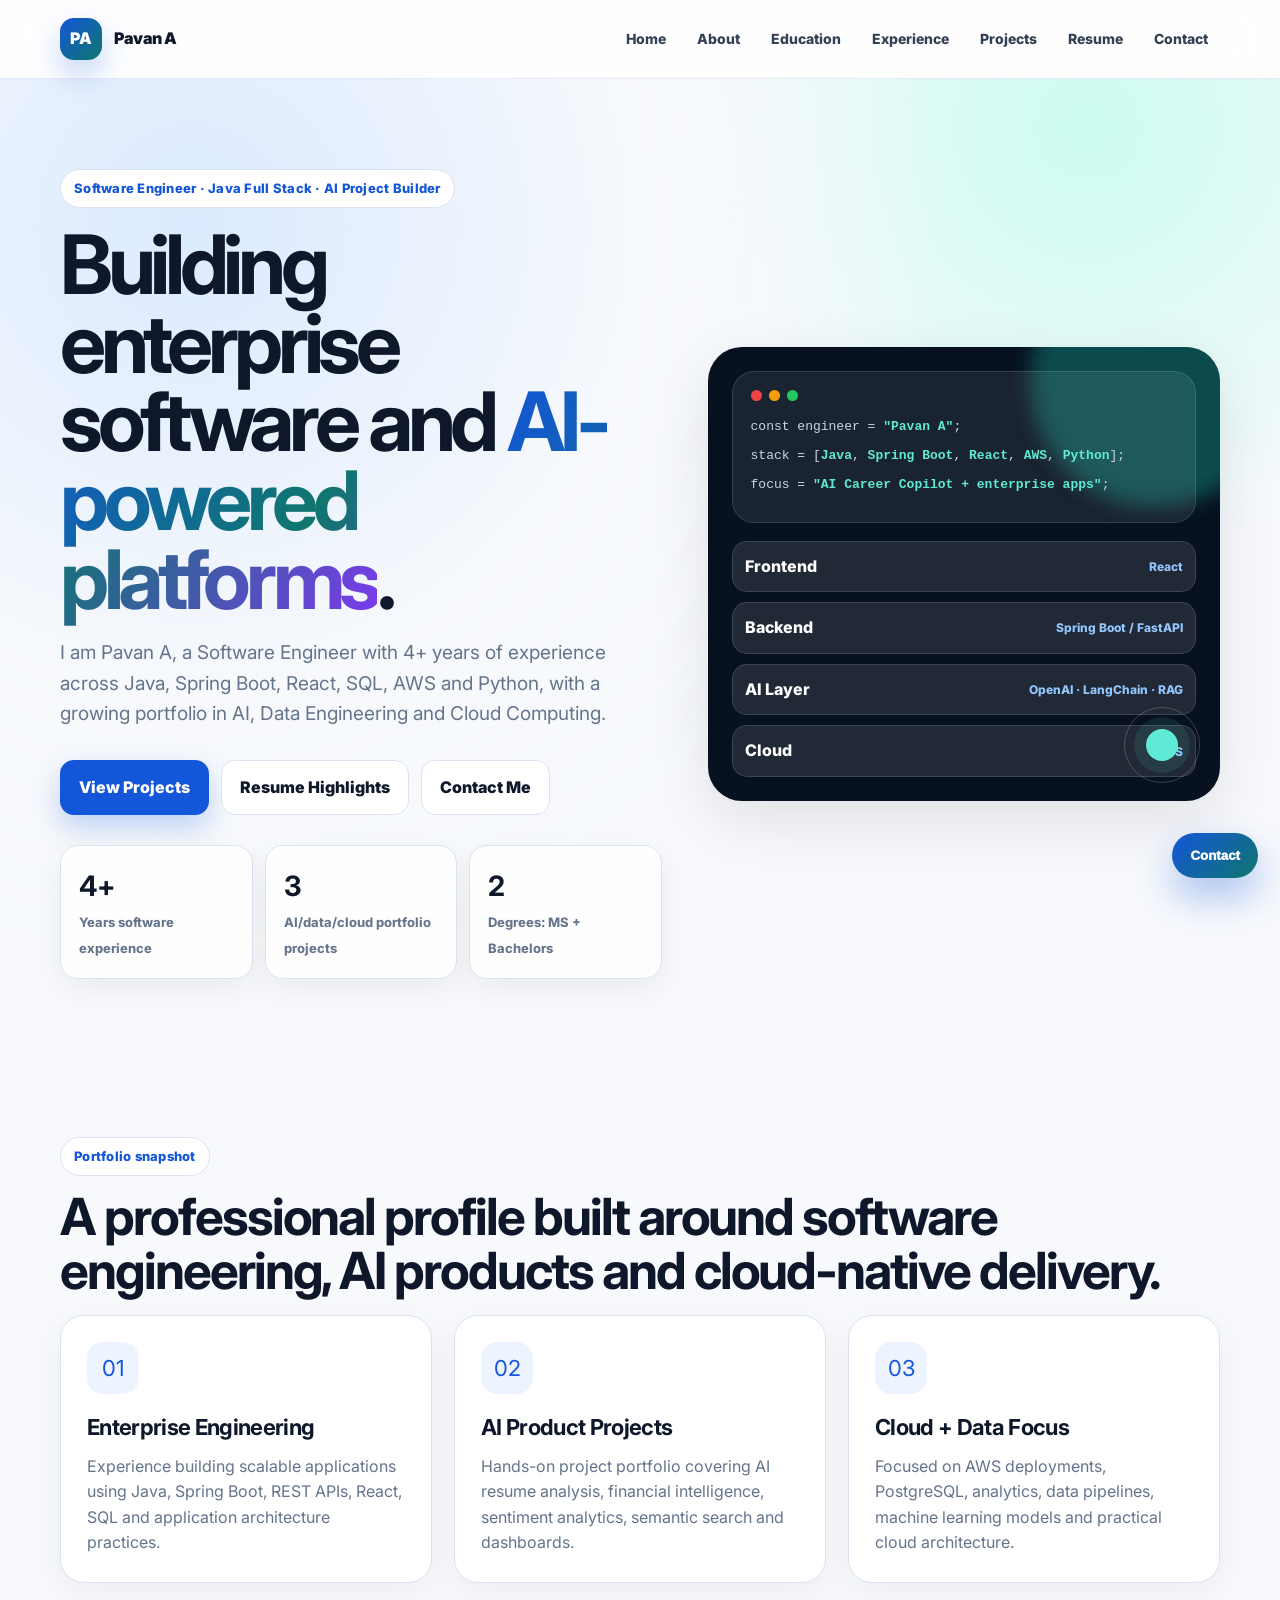
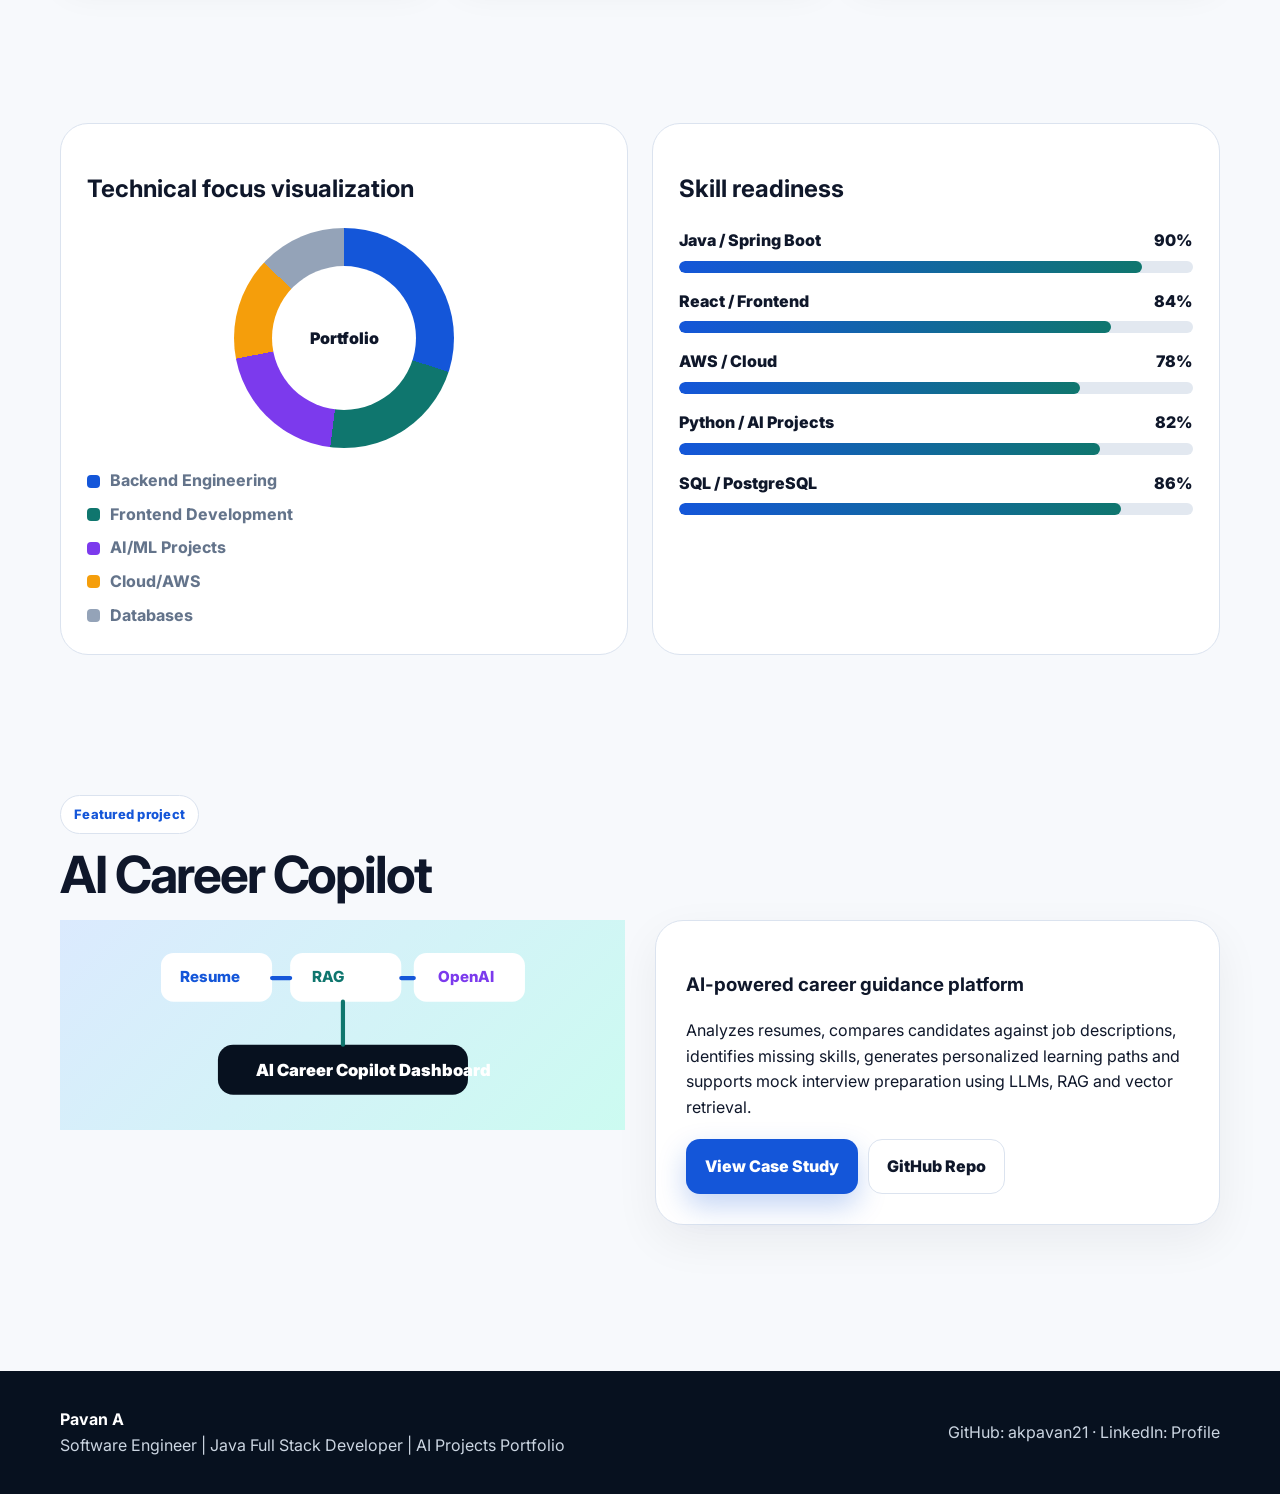
<file: pavan-final-professional-portfolio/index.html>
<!doctype html><html lang="en"><head><meta charset="utf-8"><meta name="viewport" content="width=device-width, initial-scale=1"><title>Home | Pavan A Portfolio</title><meta name="description" content="Professional portfolio for Pavan A, Software Engineer and Java Full Stack Developer with AI, AWS, React and Python projects."><link rel="preconnect" href="https://fonts.googleapis.com"><link rel="preconnect" href="https://fonts.gstatic.com" crossorigin><link href="https://fonts.googleapis.com/css2?family=Inter:wght@400;600;700;800;900&display=swap" rel="stylesheet"><link rel="stylesheet" href="styles.css"></head><body><nav class="nav"><div class="container nav-wrap"><a class="brand" href="index.html"><span class="brand-mark">PA</span><span>Pavan A</span></a><button class="menu">Menu</button><div class="nav-links"><a href="index.html">Home</a><a href="about.html">About</a><a href="education.html">Education</a><a href="experience.html">Experience</a><a href="projects.html">Projects</a><a href="resume.html">Resume</a><a href="contact.html">Contact</a></div></div></nav>
<header class="hero"><div class="container hero-grid"><div><span class="eyebrow">Software Engineer · Java Full Stack · AI Project Builder</span><h1>Building enterprise software and <span>AI-powered platforms</span>.</h1><p>I am Pavan A, a Software Engineer with 4+ years of experience across Java, Spring Boot, React, SQL, AWS and Python, with a growing portfolio in AI, Data Engineering and Cloud Computing.</p><div class="hero-actions"><a class="btn btn-primary" href="projects.html">View Projects</a><a class="btn btn-secondary" href="resume.html">Resume Highlights</a><a class="btn btn-secondary" href="contact.html">Contact Me</a></div><div class="hero-stats"><div class="stat"><strong>4+</strong><span>Years software experience</span></div><div class="stat"><strong>3</strong><span>AI/data/cloud portfolio projects</span></div><div class="stat"><strong>2</strong><span>Degrees: MS + Bachelors</span></div></div></div><div class="visual-card"><div class="terminal"><div class="terminal-head"><span class="dot"></span><span class="dot"></span><span class="dot"></span></div><div class="code-line">const engineer = <b>"Pavan A"</b>;</div><div class="code-line">stack = [<b>Java</b>, <b>Spring Boot</b>, <b>React</b>, <b>AWS</b>, <b>Python</b>];</div><div class="code-line">focus = <b>"AI Career Copilot + enterprise apps"</b>;</div></div><div class="architecture-mini"><div class="mini-node">Frontend <span>React</span></div><div class="mini-node">Backend <span>Spring Boot / FastAPI</span></div><div class="mini-node">AI Layer <span>OpenAI · LangChain · RAG</span></div><div class="mini-node">Cloud <span>AWS</span></div></div><div class="pulse"></div></div></div></header>
<section class="section"><div class="container"><span class="eyebrow">Portfolio snapshot</span><h2 class="section-title">A professional profile built around software engineering, AI products and cloud-native delivery.</h2><div class="card-grid"><div class="card"><div class="icon">01</div><h3>Enterprise Engineering</h3><p>Experience building scalable applications using Java, Spring Boot, REST APIs, React, SQL and application architecture practices.</p></div><div class="card"><div class="icon">02</div><h3>AI Product Projects</h3><p>Hands-on project portfolio covering AI resume analysis, financial intelligence, sentiment analytics, semantic search and dashboards.</p></div><div class="card"><div class="icon">03</div><h3>Cloud + Data Focus</h3><p>Focused on AWS deployments, PostgreSQL, analytics, data pipelines, machine learning models and practical cloud architecture.</p></div></div></div></section>
<section class="section-tight"><div class="container viz-grid"><div class="chart-card"><h2>Technical focus visualization</h2><div class="donut"></div><div class="legend"><div><span class="sw"></span>Backend Engineering</div><div><span class="sw t"></span>Frontend Development</div><div><span class="sw p"></span>AI/ML Projects</div><div><span class="sw a"></span>Cloud/AWS</div><div><span class="sw g"></span>Databases</div></div></div><div class="chart-card"><h2>Skill readiness</h2><div class="skill-bars"><div class="skill-row"><div class="skill-top"><span>Java / Spring Boot</span><span>90%</span></div><div class="bar"><span style="--w:90%"></span></div></div><div class="skill-row"><div class="skill-top"><span>React / Frontend</span><span>84%</span></div><div class="bar"><span style="--w:84%"></span></div></div><div class="skill-row"><div class="skill-top"><span>AWS / Cloud</span><span>78%</span></div><div class="bar"><span style="--w:78%"></span></div></div><div class="skill-row"><div class="skill-top"><span>Python / AI Projects</span><span>82%</span></div><div class="bar"><span style="--w:82%"></span></div></div><div class="skill-row"><div class="skill-top"><span>SQL / PostgreSQL</span><span>86%</span></div><div class="bar"><span style="--w:86%"></span></div></div></div></div></div></section>
<section class="section"><div class="container"><span class="eyebrow">Featured project</span><h2 class="section-title">AI Career Copilot</h2><div class="two-col"><div class="project-visual"><svg viewBox="0 0 560 260" fill="none" xmlns="http://www.w3.org/2000/svg"><rect x="18" y="26" width="160" height="70" rx="18" fill="white"/><text x="46" y="68" fill="#1456d9" font-size="22" font-weight="800">Resume</text><rect x="204" y="26" width="160" height="70" rx="18" fill="white"/><text x="236" y="68" fill="#0f766e" font-size="22" font-weight="800">RAG</text><rect x="382" y="26" width="160" height="70" rx="18" fill="white"/><text x="417" y="68" fill="#7c3aed" font-size="22" font-weight="800">OpenAI</text><path d="M178 62H204M364 62H382" stroke="#1456d9" stroke-width="6" stroke-linecap="round"/><rect x="100" y="158" width="360" height="72" rx="22" fill="#07111f"/><text x="155" y="203" fill="white" font-size="24" font-weight="900">AI Career Copilot Dashboard</text><path d="M280 96V158" stroke="#0f766e" stroke-width="6" stroke-linecap="round"/></svg></div><div class="panel"><h3>AI-powered career guidance platform</h3><p>Analyzes resumes, compares candidates against job descriptions, identifies missing skills, generates personalized learning paths and supports mock interview preparation using LLMs, RAG and vector retrieval.</p><div class="project-links"><a class="btn btn-primary" href="project-ai-career-copilot.html">View Case Study</a><a class="btn btn-secondary" href="https://github.com/akpavan21/ai-career-copilot" target="_blank">GitHub Repo</a></div></div></div></div></section>
<div class="floating"><div class="float-card"><h3>Contact Pavan</h3><p>Software Engineer focused on Java Full Stack, AWS, Python, AI and data-driven platforms.</p><p><b>Email:</b><br>PAkkapelly_GPS@nec.edu</p><a class="btn btn-primary" href="contact.html">Open Contact Page</a></div><button class="float-toggle">Contact</button></div><footer class="footer"><div class="container footer-wrap"><div><b>Pavan A</b><br>Software Engineer | Java Full Stack Developer | AI Projects Portfolio</div><div>GitHub: <a href="https://github.com/akpavan21" target="_blank">akpavan21</a> · LinkedIn: <a href="https://www.linkedin.com/in/pavan-a-5693b21a5" target="_blank">Profile</a></div></div></footer><script src="script.js"></script></body></html>
</file>
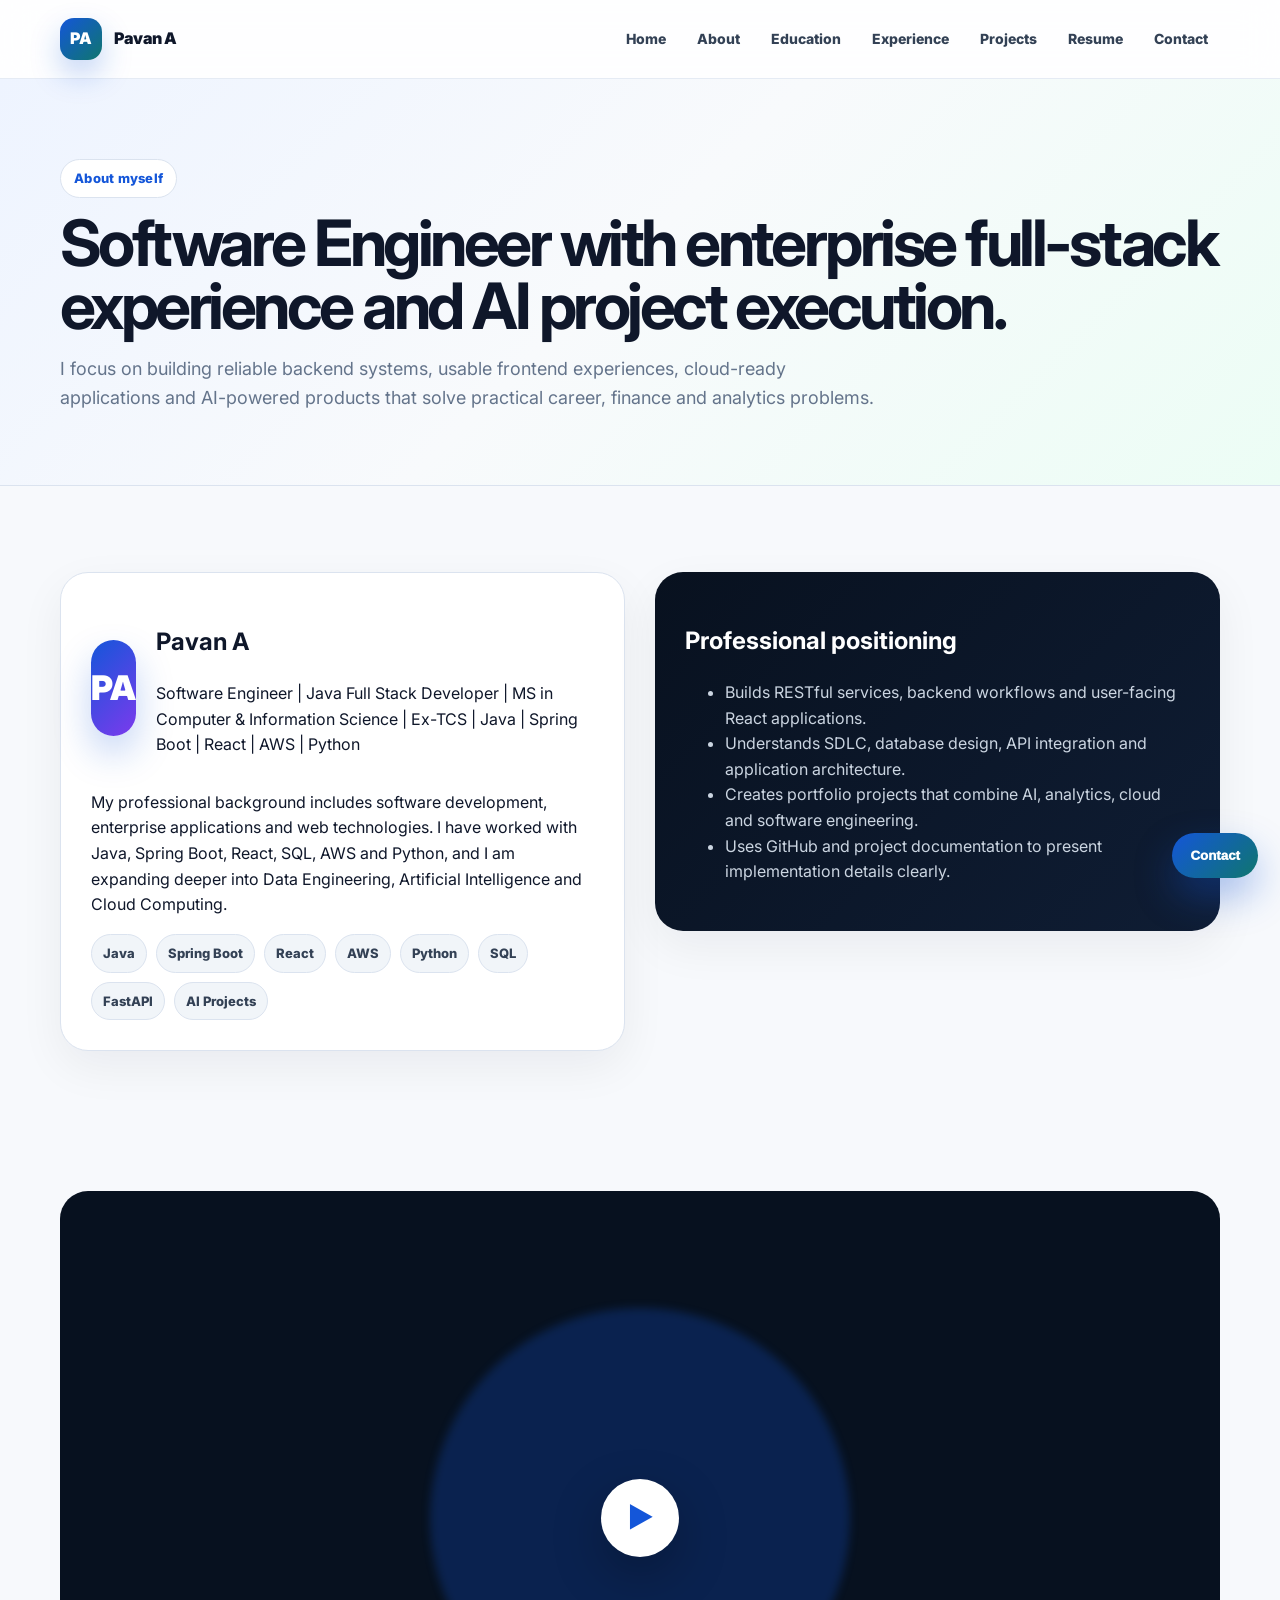
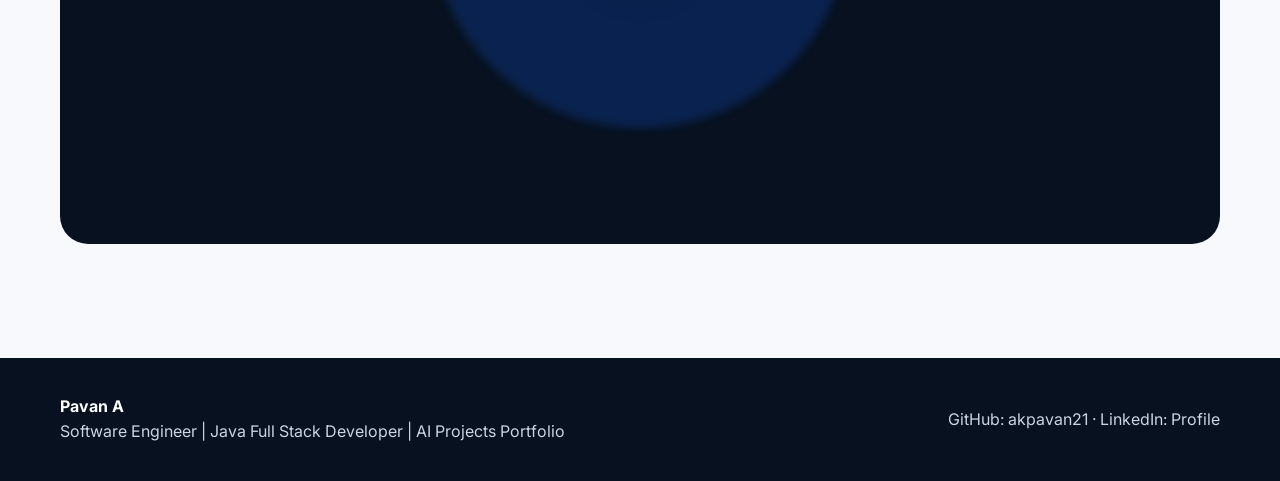
<file: pavan-final-professional-portfolio/about.html>
<!doctype html><html lang="en"><head><meta charset="utf-8"><meta name="viewport" content="width=device-width, initial-scale=1"><title>About | Pavan A Portfolio</title><meta name="description" content="Professional portfolio for Pavan A, Software Engineer and Java Full Stack Developer with AI, AWS, React and Python projects."><link rel="preconnect" href="https://fonts.googleapis.com"><link rel="preconnect" href="https://fonts.gstatic.com" crossorigin><link href="https://fonts.googleapis.com/css2?family=Inter:wght@400;600;700;800;900&display=swap" rel="stylesheet"><link rel="stylesheet" href="styles.css"></head><body><nav class="nav"><div class="container nav-wrap"><a class="brand" href="index.html"><span class="brand-mark">PA</span><span>Pavan A</span></a><button class="menu">Menu</button><div class="nav-links"><a href="index.html">Home</a><a href="about.html">About</a><a href="education.html">Education</a><a href="experience.html">Experience</a><a href="projects.html">Projects</a><a href="resume.html">Resume</a><a href="contact.html">Contact</a></div></div></nav>
<header class="page-hero"><div class="container"><span class="eyebrow">About myself</span><h1>Software Engineer with enterprise full-stack experience and AI project execution.</h1><p>I focus on building reliable backend systems, usable frontend experiences, cloud-ready applications and AI-powered products that solve practical career, finance and analytics problems.</p></div></header>
<section class="section"><div class="container two-col"><div class="panel"><div class="profile-box"><div class="avatar">PA</div><div><h2>Pavan A</h2><p>Software Engineer | Java Full Stack Developer | MS in Computer & Information Science | Ex-TCS | Java | Spring Boot | React | AWS | Python</p></div></div><p>My professional background includes software development, enterprise applications and web technologies. I have worked with Java, Spring Boot, React, SQL, AWS and Python, and I am expanding deeper into Data Engineering, Artificial Intelligence and Cloud Computing.</p><div class="tags"><span class="tag">Java</span><span class="tag">Spring Boot</span><span class="tag">React</span><span class="tag">AWS</span><span class="tag">Python</span><span class="tag">SQL</span><span class="tag">FastAPI</span><span class="tag">AI Projects</span></div></div><div class="panel dark-panel"><h2>Professional positioning</h2><ul><li>Builds RESTful services, backend workflows and user-facing React applications.</li><li>Understands SDLC, database design, API integration and application architecture.</li><li>Creates portfolio projects that combine AI, analytics, cloud and software engineering.</li><li>Uses GitHub and project documentation to present implementation details clearly.</li></ul></div></div></section>
<section class="section-tight"><div class="container"><div class="video-shell"><div class="play">▶</div></div></div></section>
<div class="floating"><div class="float-card"><h3>Contact Pavan</h3><p>Software Engineer focused on Java Full Stack, AWS, Python, AI and data-driven platforms.</p><p><b>Email:</b><br>PAkkapelly_GPS@nec.edu</p><a class="btn btn-primary" href="contact.html">Open Contact Page</a></div><button class="float-toggle">Contact</button></div><footer class="footer"><div class="container footer-wrap"><div><b>Pavan A</b><br>Software Engineer | Java Full Stack Developer | AI Projects Portfolio</div><div>GitHub: <a href="https://github.com/akpavan21" target="_blank">akpavan21</a> · LinkedIn: <a href="https://www.linkedin.com/in/pavan-a-5693b21a5" target="_blank">Profile</a></div></div></footer><script src="script.js"></script></body></html>
</file>
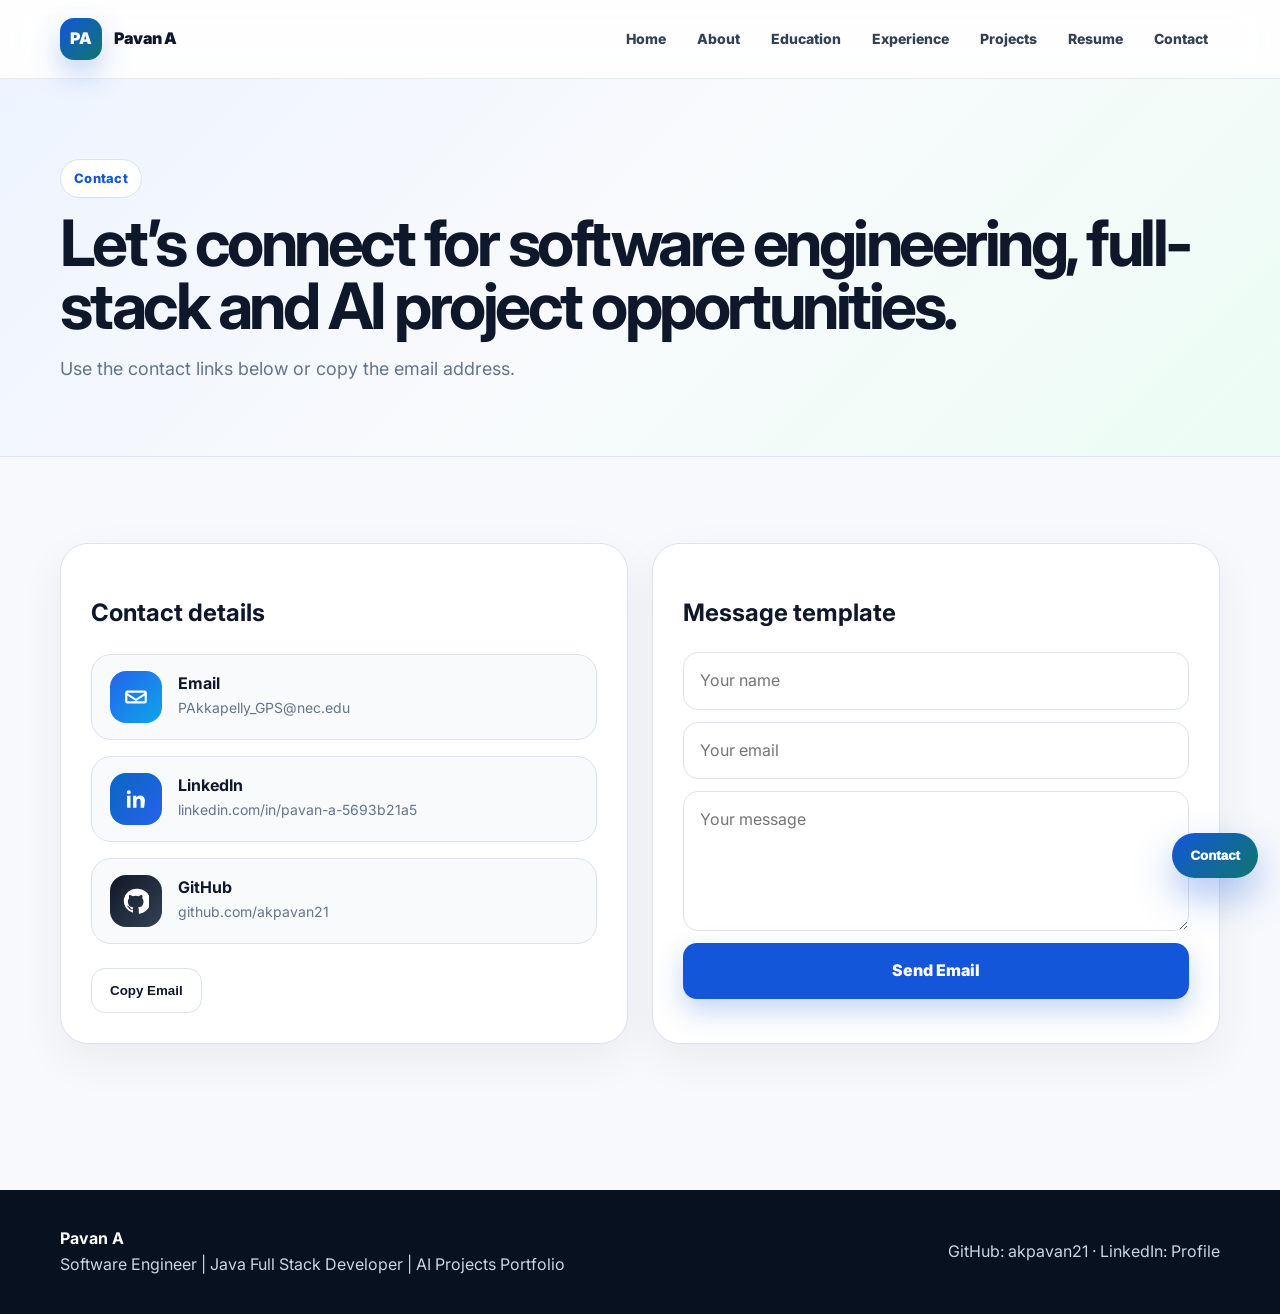
<file: pavan-final-professional-portfolio/contact.html>
<!doctype html><html lang="en"><head><meta charset="utf-8"><meta name="viewport" content="width=device-width, initial-scale=1"><title>Contact | Pavan A Portfolio</title><meta name="description" content="Professional portfolio for Pavan A, Software Engineer and Java Full Stack Developer with AI, AWS, React and Python projects."><link rel="preconnect" href="https://fonts.googleapis.com"><link rel="preconnect" href="https://fonts.gstatic.com" crossorigin><link href="https://fonts.googleapis.com/css2?family=Inter:wght@400;600;700;800;900&display=swap" rel="stylesheet"><link rel="stylesheet" href="styles.css"></head><body><nav class="nav"><div class="container nav-wrap"><a class="brand" href="index.html"><span class="brand-mark">PA</span><span>Pavan A</span></a><button class="menu">Menu</button><div class="nav-links"><a href="index.html">Home</a><a href="about.html">About</a><a href="education.html">Education</a><a href="experience.html">Experience</a><a href="projects.html">Projects</a><a href="resume.html">Resume</a><a href="contact.html">Contact</a></div></div></nav>
<header class="page-hero"><div class="container"><span class="eyebrow">Contact</span><h1>Let’s connect for software engineering, full-stack and AI project opportunities.</h1><p>Use the contact links below or copy the email address.</p></div></header>
<section class="section"><div class="container contact-box"><div class="panel"><h2>Contact details</h2><div class="contact-icon-list"><a class="contact-icon-item" href="mailto:PAkkapelly_GPS@nec.edu" aria-label="Email Pavan"><span class="contact-icon email-icon"><svg viewBox="0 0 24 24" aria-hidden="true"><path d="M4 6h16a2 2 0 0 1 2 2v8a2 2 0 0 1-2 2H4a2 2 0 0 1-2-2V8a2 2 0 0 1 2-2Zm0 2v.4l8 5.1 8-5.1V8H4Zm0 8h16v-5.3l-7.45 4.75a1 1 0 0 1-1.1 0L4 10.7V16Z"/></svg></span><span><strong>Email</strong><small>PAkkapelly_GPS@nec.edu</small></span></a><a class="contact-icon-item" href="https://www.linkedin.com/in/pavan-a-5693b21a5" target="_blank" aria-label="Open LinkedIn profile"><span class="contact-icon linkedin-icon"><svg viewBox="0 0 24 24" aria-hidden="true"><path d="M6.94 8.98H3.75V20h3.19V8.98ZM5.35 4a1.86 1.86 0 1 0 0 3.72A1.86 1.86 0 0 0 5.35 4Zm14.9 9.7c0-3.2-1.7-4.98-4.43-4.98a3.82 3.82 0 0 0-3.43 1.88h-.05V8.98H9.28V20h3.18v-5.45c0-1.44.27-2.84 2.06-2.84 1.76 0 1.78 1.65 1.78 2.93V20h3.18l.77-6.3Z"/></svg></span><span><strong>LinkedIn</strong><small>linkedin.com/in/pavan-a-5693b21a5</small></span></a><a class="contact-icon-item" href="https://github.com/akpavan21" target="_blank" aria-label="Open GitHub profile"><span class="contact-icon github-icon"><svg viewBox="0 0 24 24" aria-hidden="true"><path d="M12 .75A11.25 11.25 0 0 0 8.44 22.68c.56.1.77-.24.77-.54v-2c-3.12.68-3.78-1.34-3.78-1.34-.51-1.3-1.25-1.65-1.25-1.65-1.02-.7.08-.68.08-.68 1.13.08 1.73 1.16 1.73 1.16 1 .1.77 2.63 2.95 1.87.1-.73.39-1.23.71-1.52-2.49-.28-5.11-1.24-5.11-5.54 0-1.22.44-2.22 1.16-3-.12-.28-.5-1.42.11-2.96 0 0 .95-.3 3.1 1.15a10.7 10.7 0 0 1 5.66 0c2.15-1.45 3.1-1.15 3.1-1.15.61 1.54.23 2.68.11 2.96.72.78 1.16 1.78 1.16 3 0 4.31-2.63 5.25-5.13 5.53.4.35.76 1.03.76 2.08v3.09c0 .3.2.65.78.54A11.25 11.25 0 0 0 12 .75Z"/></svg></span><span><strong>GitHub</strong><small>github.com/akpavan21</small></span></a></div><button class="btn btn-secondary" data-copy="PAkkapelly_GPS@nec.edu">Copy Email</button></div><div class="panel"><h2>Message template</h2><form class="form"><input placeholder="Your name"><input placeholder="Your email"><textarea placeholder="Your message"></textarea><a class="btn btn-primary" href="mailto:PAkkapelly_GPS@nec.edu?subject=Portfolio%20Contact">Send Email</a></form></div></div></section>
<div class="floating"><div class="float-card"><h3>Contact Pavan</h3><p>Software Engineer focused on Java Full Stack, AWS, Python, AI and data-driven platforms.</p><p><b>Email:</b><br>PAkkapelly_GPS@nec.edu</p><a class="btn btn-primary" href="contact.html">Open Contact Page</a></div><button class="float-toggle">Contact</button></div><footer class="footer"><div class="container footer-wrap"><div><b>Pavan A</b><br>Software Engineer | Java Full Stack Developer | AI Projects Portfolio</div><div>GitHub: <a href="https://github.com/akpavan21" target="_blank">akpavan21</a> · LinkedIn: <a href="https://www.linkedin.com/in/pavan-a-5693b21a5" target="_blank">Profile</a></div></div></footer><script src="script.js"></script></body></html>
</file>
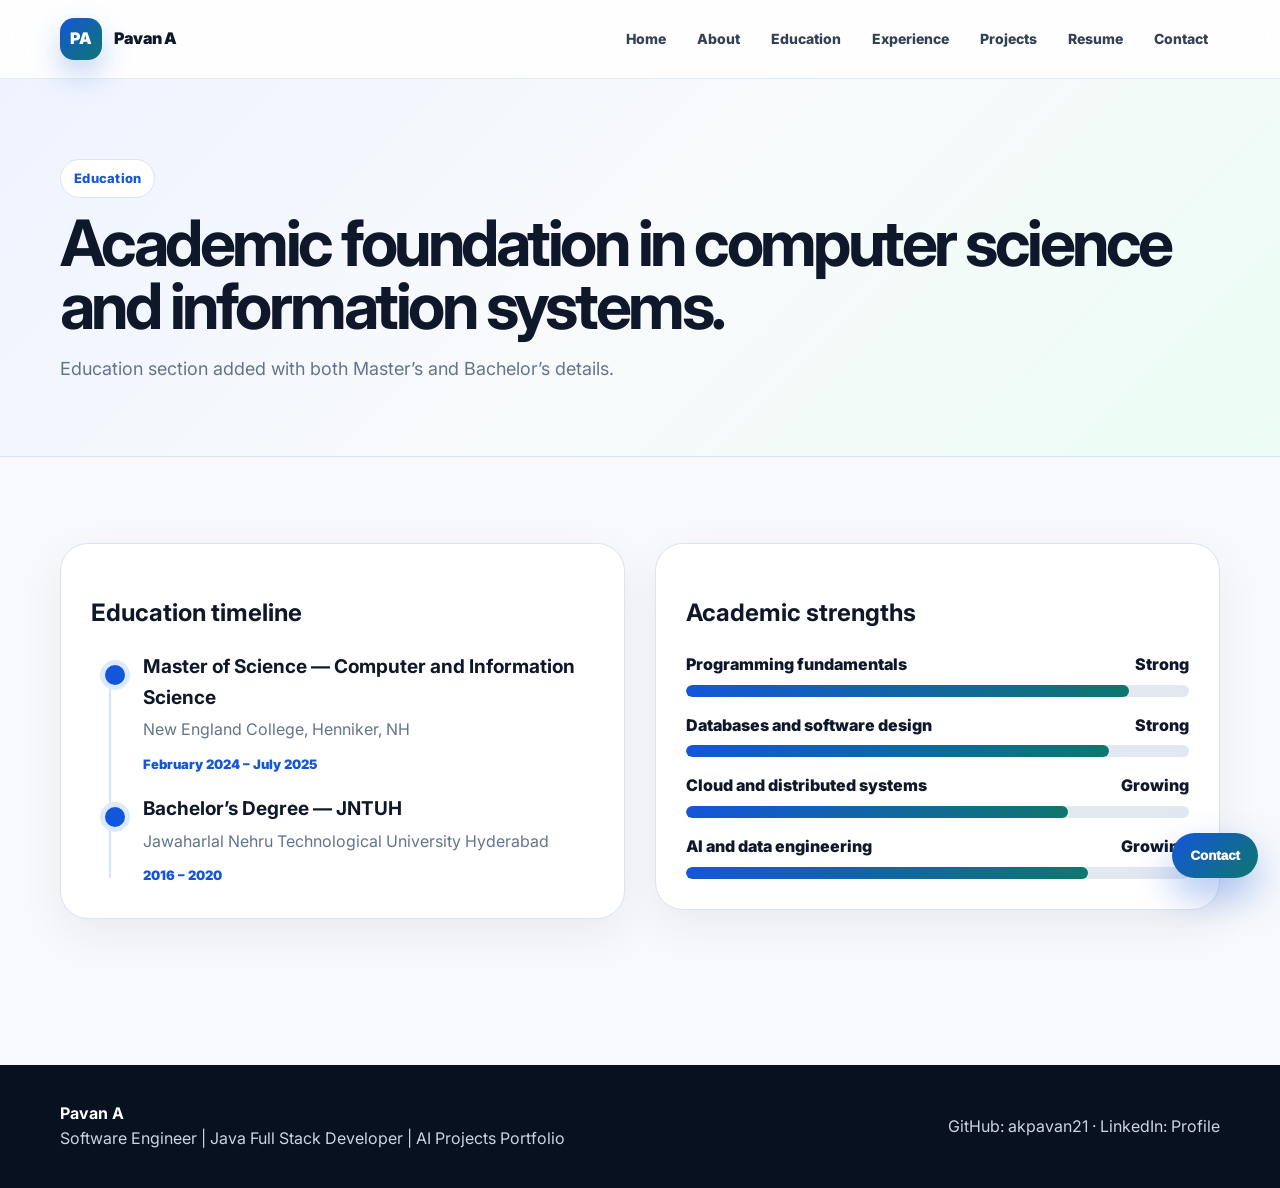
<file: pavan-final-professional-portfolio/education.html>
<!doctype html><html lang="en"><head><meta charset="utf-8"><meta name="viewport" content="width=device-width, initial-scale=1"><title>Education | Pavan A Portfolio</title><meta name="description" content="Professional portfolio for Pavan A, Software Engineer and Java Full Stack Developer with AI, AWS, React and Python projects."><link rel="preconnect" href="https://fonts.googleapis.com"><link rel="preconnect" href="https://fonts.gstatic.com" crossorigin><link href="https://fonts.googleapis.com/css2?family=Inter:wght@400;600;700;800;900&display=swap" rel="stylesheet"><link rel="stylesheet" href="styles.css"></head><body><nav class="nav"><div class="container nav-wrap"><a class="brand" href="index.html"><span class="brand-mark">PA</span><span>Pavan A</span></a><button class="menu">Menu</button><div class="nav-links"><a href="index.html">Home</a><a href="about.html">About</a><a href="education.html">Education</a><a href="experience.html">Experience</a><a href="projects.html">Projects</a><a href="resume.html">Resume</a><a href="contact.html">Contact</a></div></div></nav>
<header class="page-hero"><div class="container"><span class="eyebrow">Education</span><h1>Academic foundation in computer science and information systems.</h1><p>Education section added with both Master’s and Bachelor’s details.</p></div></header>
<section class="section"><div class="container two-col"><div class="panel"><h2>Education timeline</h2><div class="timeline"><div class="tl-item"><h3>Master of Science — Computer and Information Science</h3><p>New England College, Henniker, NH</p><span class="tl-date">February 2024 – July 2025</span></div><div class="tl-item"><h3>Bachelor’s Degree — JNTUH</h3><p>Jawaharlal Nehru Technological University Hyderabad</p><span class="tl-date">2016 – 2020</span></div></div></div><div class="panel"><h2>Academic strengths</h2><div class="skill-bars"><div class="skill-row"><div class="skill-top"><span>Programming fundamentals</span><span>Strong</span></div><div class="bar"><span style="--w:88%"></span></div></div><div class="skill-row"><div class="skill-top"><span>Databases and software design</span><span>Strong</span></div><div class="bar"><span style="--w:84%"></span></div></div><div class="skill-row"><div class="skill-top"><span>Cloud and distributed systems</span><span>Growing</span></div><div class="bar"><span style="--w:76%"></span></div></div><div class="skill-row"><div class="skill-top"><span>AI and data engineering</span><span>Growing</span></div><div class="bar"><span style="--w:80%"></span></div></div></div></div></div></section>
<div class="floating"><div class="float-card"><h3>Contact Pavan</h3><p>Software Engineer focused on Java Full Stack, AWS, Python, AI and data-driven platforms.</p><p><b>Email:</b><br>PAkkapelly_GPS@nec.edu</p><a class="btn btn-primary" href="contact.html">Open Contact Page</a></div><button class="float-toggle">Contact</button></div><footer class="footer"><div class="container footer-wrap"><div><b>Pavan A</b><br>Software Engineer | Java Full Stack Developer | AI Projects Portfolio</div><div>GitHub: <a href="https://github.com/akpavan21" target="_blank">akpavan21</a> · LinkedIn: <a href="https://www.linkedin.com/in/pavan-a-5693b21a5" target="_blank">Profile</a></div></div></footer><script src="script.js"></script></body></html>
</file>
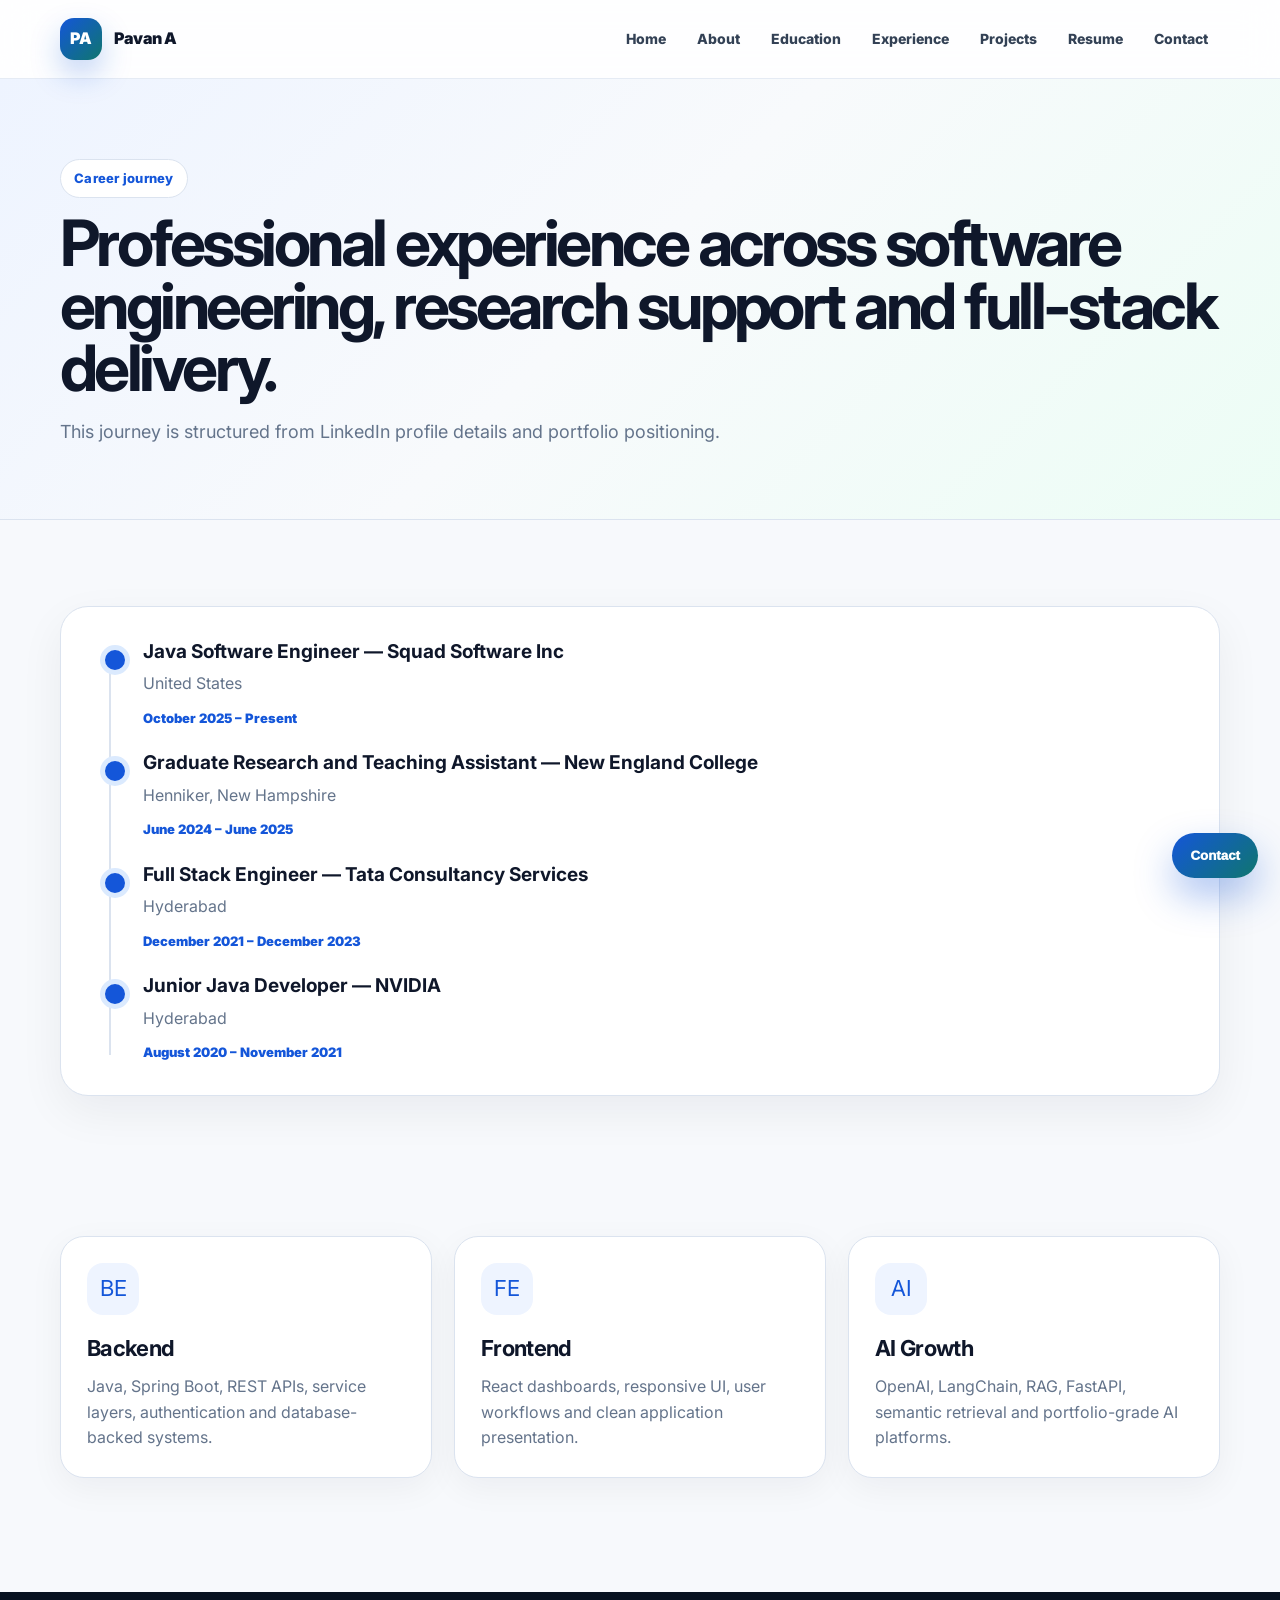
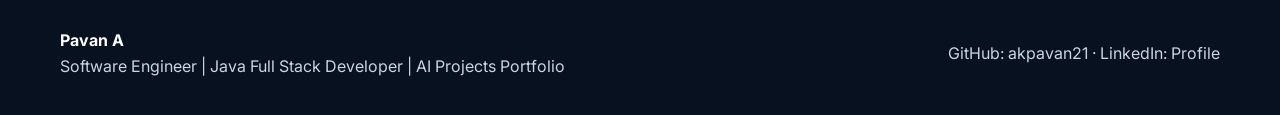
<file: pavan-final-professional-portfolio/experience.html>
<!doctype html><html lang="en"><head><meta charset="utf-8"><meta name="viewport" content="width=device-width, initial-scale=1"><title>Experience | Pavan A Portfolio</title><meta name="description" content="Professional portfolio for Pavan A, Software Engineer and Java Full Stack Developer with AI, AWS, React and Python projects."><link rel="preconnect" href="https://fonts.googleapis.com"><link rel="preconnect" href="https://fonts.gstatic.com" crossorigin><link href="https://fonts.googleapis.com/css2?family=Inter:wght@400;600;700;800;900&display=swap" rel="stylesheet"><link rel="stylesheet" href="styles.css"></head><body><nav class="nav"><div class="container nav-wrap"><a class="brand" href="index.html"><span class="brand-mark">PA</span><span>Pavan A</span></a><button class="menu">Menu</button><div class="nav-links"><a href="index.html">Home</a><a href="about.html">About</a><a href="education.html">Education</a><a href="experience.html">Experience</a><a href="projects.html">Projects</a><a href="resume.html">Resume</a><a href="contact.html">Contact</a></div></div></nav>
<header class="page-hero"><div class="container"><span class="eyebrow">Career journey</span><h1>Professional experience across software engineering, research support and full-stack delivery.</h1><p>This journey is structured from LinkedIn profile details and portfolio positioning.</p></div></header>
<section class="section"><div class="container"><div class="panel"><div class="timeline"><div class="tl-item"><h3>Java Software Engineer — Squad Software Inc</h3><p>United States</p><span class="tl-date">October 2025 – Present</span></div><div class="tl-item"><h3>Graduate Research and Teaching Assistant — New England College</h3><p>Henniker, New Hampshire</p><span class="tl-date">June 2024 – June 2025</span></div><div class="tl-item"><h3>Full Stack Engineer — Tata Consultancy Services</h3><p>Hyderabad</p><span class="tl-date">December 2021 – December 2023</span></div><div class="tl-item"><h3>Junior Java Developer — NVIDIA</h3><p>Hyderabad</p><span class="tl-date">August 2020 – November 2021</span></div></div></div></div></section>
<section class="section-tight"><div class="container card-grid"><div class="card"><div class="icon">BE</div><h3>Backend</h3><p>Java, Spring Boot, REST APIs, service layers, authentication and database-backed systems.</p></div><div class="card"><div class="icon">FE</div><h3>Frontend</h3><p>React dashboards, responsive UI, user workflows and clean application presentation.</p></div><div class="card"><div class="icon">AI</div><h3>AI Growth</h3><p>OpenAI, LangChain, RAG, FastAPI, semantic retrieval and portfolio-grade AI platforms.</p></div></div></section>
<div class="floating"><div class="float-card"><h3>Contact Pavan</h3><p>Software Engineer focused on Java Full Stack, AWS, Python, AI and data-driven platforms.</p><p><b>Email:</b><br>PAkkapelly_GPS@nec.edu</p><a class="btn btn-primary" href="contact.html">Open Contact Page</a></div><button class="float-toggle">Contact</button></div><footer class="footer"><div class="container footer-wrap"><div><b>Pavan A</b><br>Software Engineer | Java Full Stack Developer | AI Projects Portfolio</div><div>GitHub: <a href="https://github.com/akpavan21" target="_blank">akpavan21</a> · LinkedIn: <a href="https://www.linkedin.com/in/pavan-a-5693b21a5" target="_blank">Profile</a></div></div></footer><script src="script.js"></script></body></html>
</file>
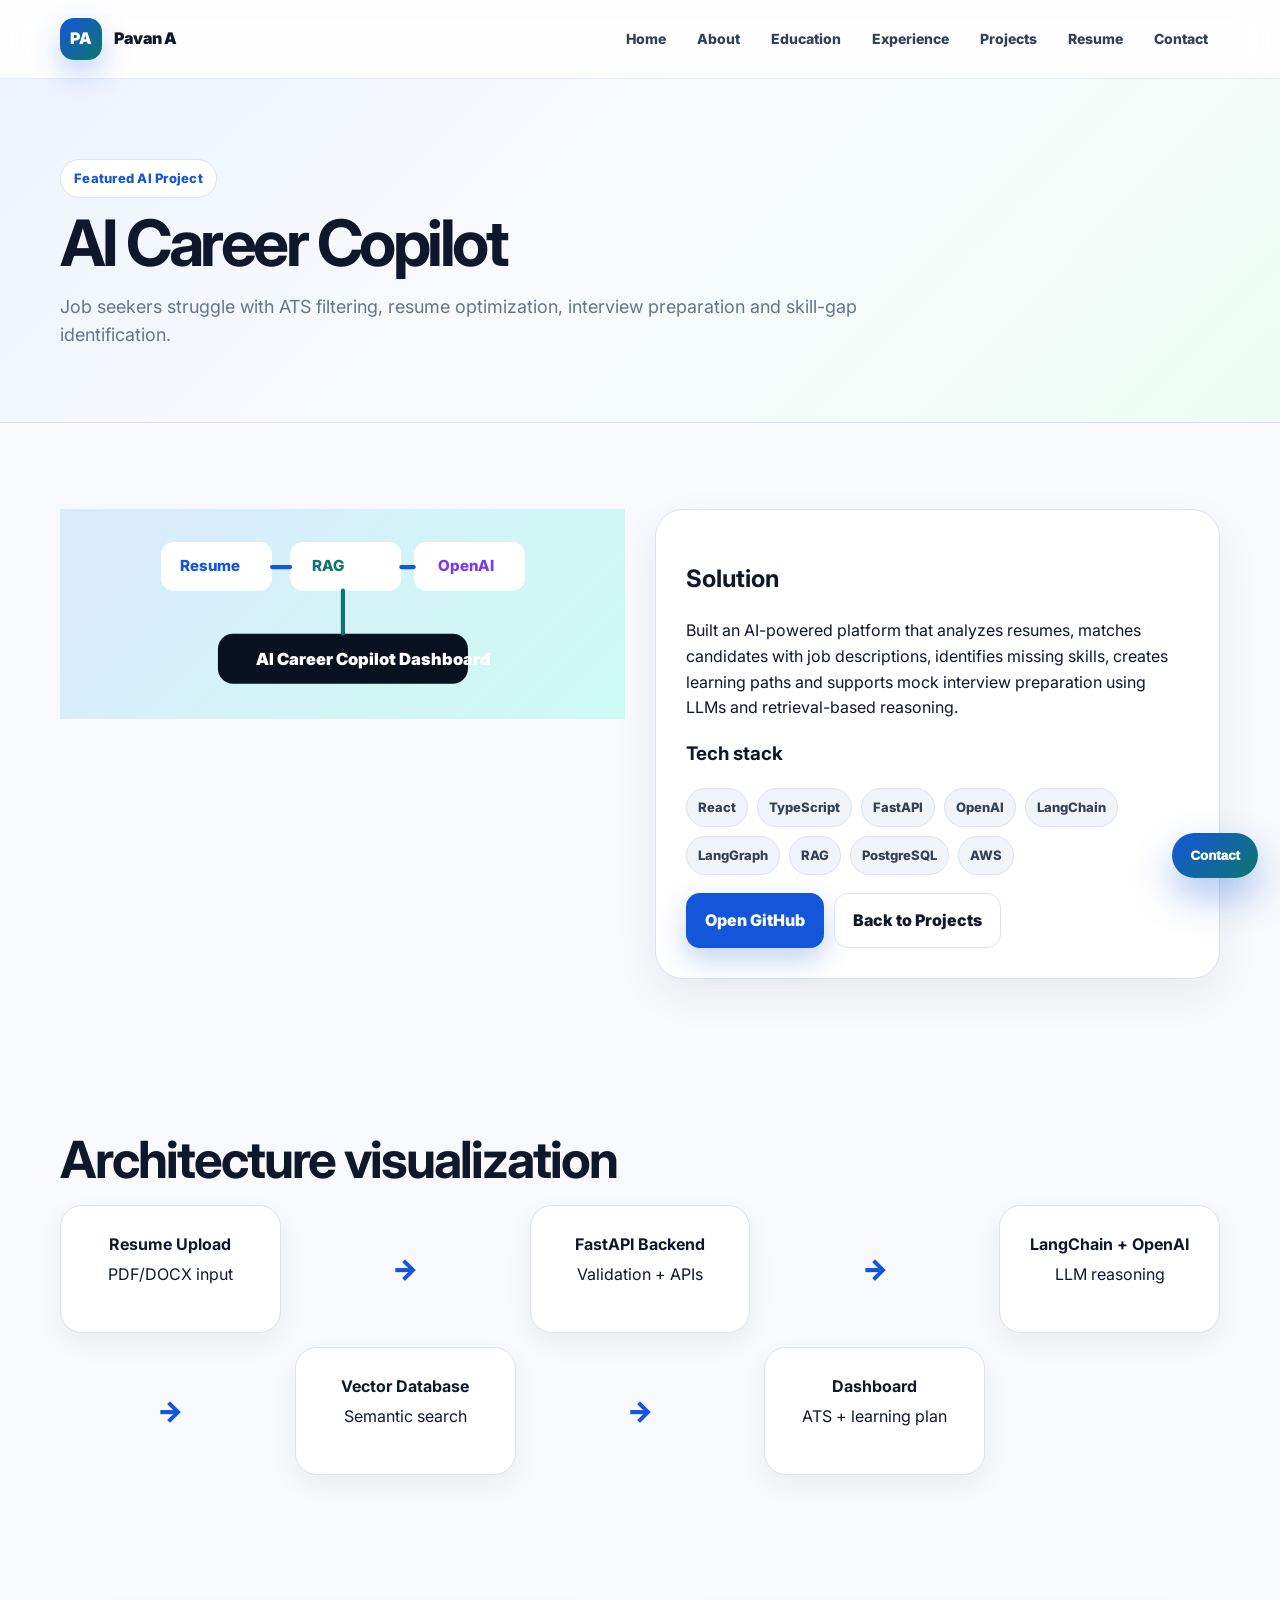
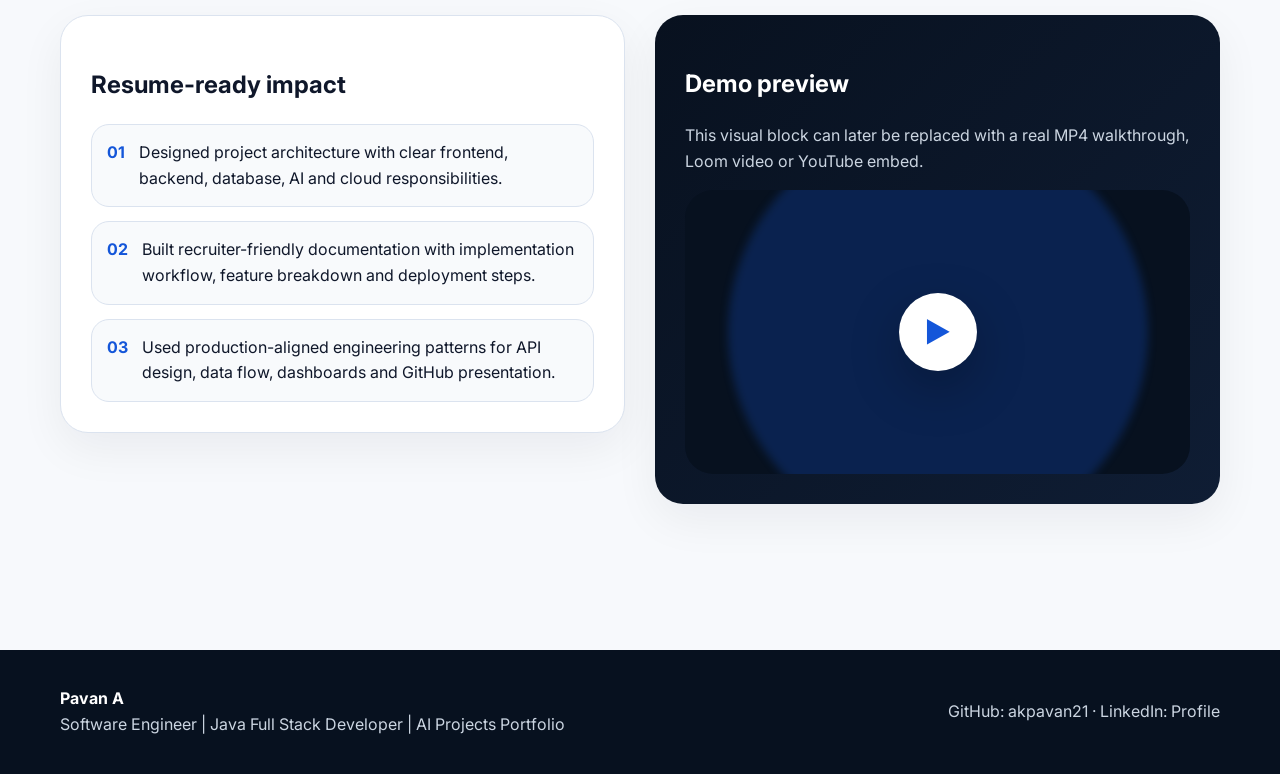
<file: pavan-final-professional-portfolio/project-ai-career-copilot.html>
<!doctype html><html lang="en"><head><meta charset="utf-8"><meta name="viewport" content="width=device-width, initial-scale=1"><title>AI Career Copilot | Pavan A Portfolio</title><meta name="description" content="Professional portfolio for Pavan A, Software Engineer and Java Full Stack Developer with AI, AWS, React and Python projects."><link rel="preconnect" href="https://fonts.googleapis.com"><link rel="preconnect" href="https://fonts.gstatic.com" crossorigin><link href="https://fonts.googleapis.com/css2?family=Inter:wght@400;600;700;800;900&display=swap" rel="stylesheet"><link rel="stylesheet" href="styles.css"></head><body><nav class="nav"><div class="container nav-wrap"><a class="brand" href="index.html"><span class="brand-mark">PA</span><span>Pavan A</span></a><button class="menu">Menu</button><div class="nav-links"><a href="index.html">Home</a><a href="about.html">About</a><a href="education.html">Education</a><a href="experience.html">Experience</a><a href="projects.html">Projects</a><a href="resume.html">Resume</a><a href="contact.html">Contact</a></div></div></nav>
<header class="page-hero"><div class="container"><span class="eyebrow">Featured AI Project</span><h1>AI Career Copilot</h1><p>Job seekers struggle with ATS filtering, resume optimization, interview preparation and skill-gap identification.</p></div></header>
<section class="section"><div class="container two-col"><div class="project-visual"><svg viewBox="0 0 560 260" fill="none" xmlns="http://www.w3.org/2000/svg"><rect x="18" y="26" width="160" height="70" rx="18" fill="white"/><text x="46" y="68" fill="#1456d9" font-size="22" font-weight="800">Resume</text><rect x="204" y="26" width="160" height="70" rx="18" fill="white"/><text x="236" y="68" fill="#0f766e" font-size="22" font-weight="800">RAG</text><rect x="382" y="26" width="160" height="70" rx="18" fill="white"/><text x="417" y="68" fill="#7c3aed" font-size="22" font-weight="800">OpenAI</text><path d="M178 62H204M364 62H382" stroke="#1456d9" stroke-width="6" stroke-linecap="round"/><rect x="100" y="158" width="360" height="72" rx="22" fill="#07111f"/><text x="155" y="203" fill="white" font-size="24" font-weight="900">AI Career Copilot Dashboard</text><path d="M280 96V158" stroke="#0f766e" stroke-width="6" stroke-linecap="round"/></svg></div><div class="panel"><h2>Solution</h2><p>Built an AI-powered platform that analyzes resumes, matches candidates with job descriptions, identifies missing skills, creates learning paths and supports mock interview preparation using LLMs and retrieval-based reasoning.</p><h3>Tech stack</h3><div class="tags"><span class="tag">React</span><span class="tag">TypeScript</span><span class="tag">FastAPI</span><span class="tag">OpenAI</span><span class="tag">LangChain</span><span class="tag">LangGraph</span><span class="tag">RAG</span><span class="tag">PostgreSQL</span><span class="tag">AWS</span></div><div class="project-links"><a class="btn btn-primary" href="https://github.com/akpavan21/ai-career-copilot" target="_blank">Open GitHub</a><a class="btn btn-secondary" href="projects.html">Back to Projects</a></div></div></div></section>
<section class="section-tight"><div class="container"><h2 class="section-title">Architecture visualization</h2><div class="architecture"><div class="arch-node"><strong>Resume Upload</strong><span>PDF/DOCX input</span></div><div class="arch-arrow">→</div><div class="arch-node"><strong>FastAPI Backend</strong><span>Validation + APIs</span></div><div class="arch-arrow">→</div><div class="arch-node"><strong>LangChain + OpenAI</strong><span>LLM reasoning</span></div><div class="arch-arrow">→</div><div class="arch-node"><strong>Vector Database</strong><span>Semantic search</span></div><div class="arch-arrow">→</div><div class="arch-node"><strong>Dashboard</strong><span>ATS + learning plan</span></div></div></div></section>
<section class="section"><div class="container two-col"><div class="panel"><h2>Resume-ready impact</h2><div class="resume-list"><div class="resume-line"><b>01</b><span>Designed project architecture with clear frontend, backend, database, AI and cloud responsibilities.</span></div><div class="resume-line"><b>02</b><span>Built recruiter-friendly documentation with implementation workflow, feature breakdown and deployment steps.</span></div><div class="resume-line"><b>03</b><span>Used production-aligned engineering patterns for API design, data flow, dashboards and GitHub presentation.</span></div></div></div><div class="panel dark-panel"><h2>Demo preview</h2><p>This visual block can later be replaced with a real MP4 walkthrough, Loom video or YouTube embed.</p><div class="video-shell"><div class="play">▶</div></div></div></div></section>
<div class="floating"><div class="float-card"><h3>Contact Pavan</h3><p>Software Engineer focused on Java Full Stack, AWS, Python, AI and data-driven platforms.</p><p><b>Email:</b><br>PAkkapelly_GPS@nec.edu</p><a class="btn btn-primary" href="contact.html">Open Contact Page</a></div><button class="float-toggle">Contact</button></div><footer class="footer"><div class="container footer-wrap"><div><b>Pavan A</b><br>Software Engineer | Java Full Stack Developer | AI Projects Portfolio</div><div>GitHub: <a href="https://github.com/akpavan21" target="_blank">akpavan21</a> · LinkedIn: <a href="https://www.linkedin.com/in/pavan-a-5693b21a5" target="_blank">Profile</a></div></div></footer><script src="script.js"></script></body></html>
</file>
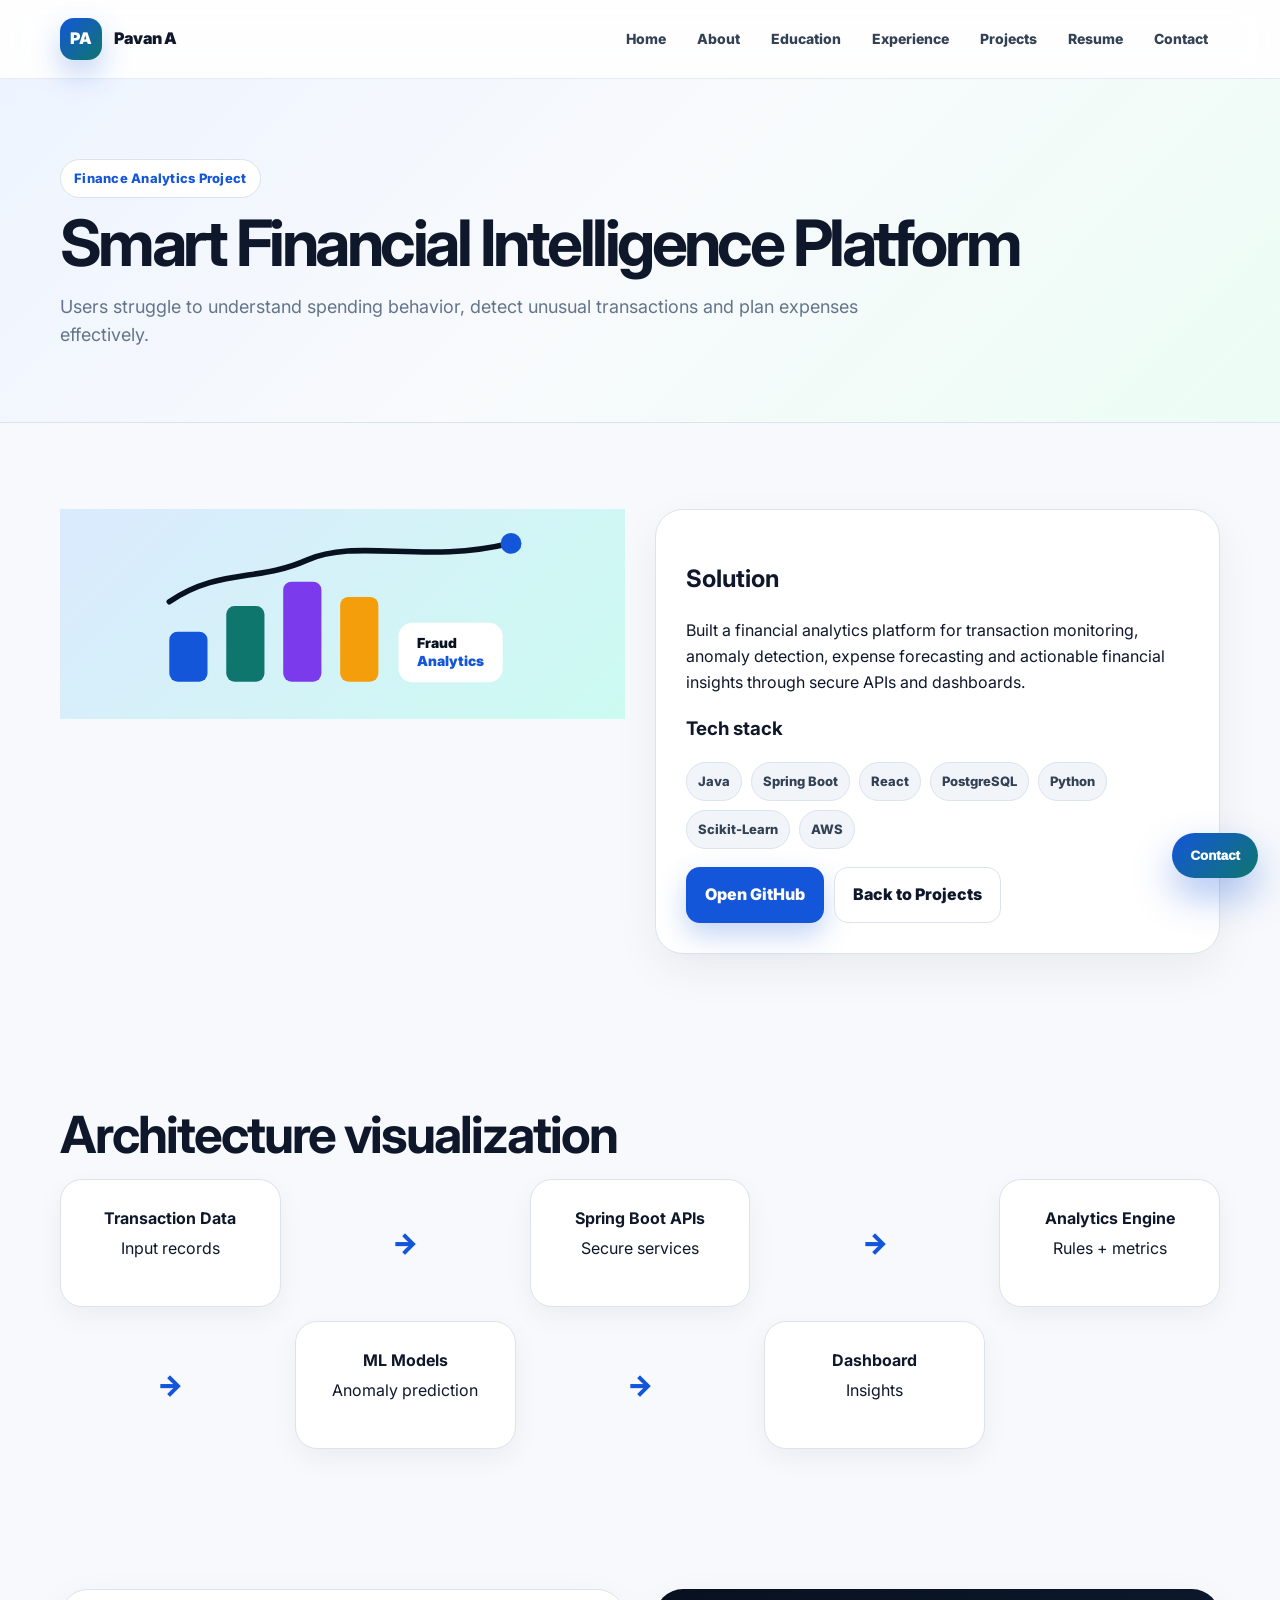
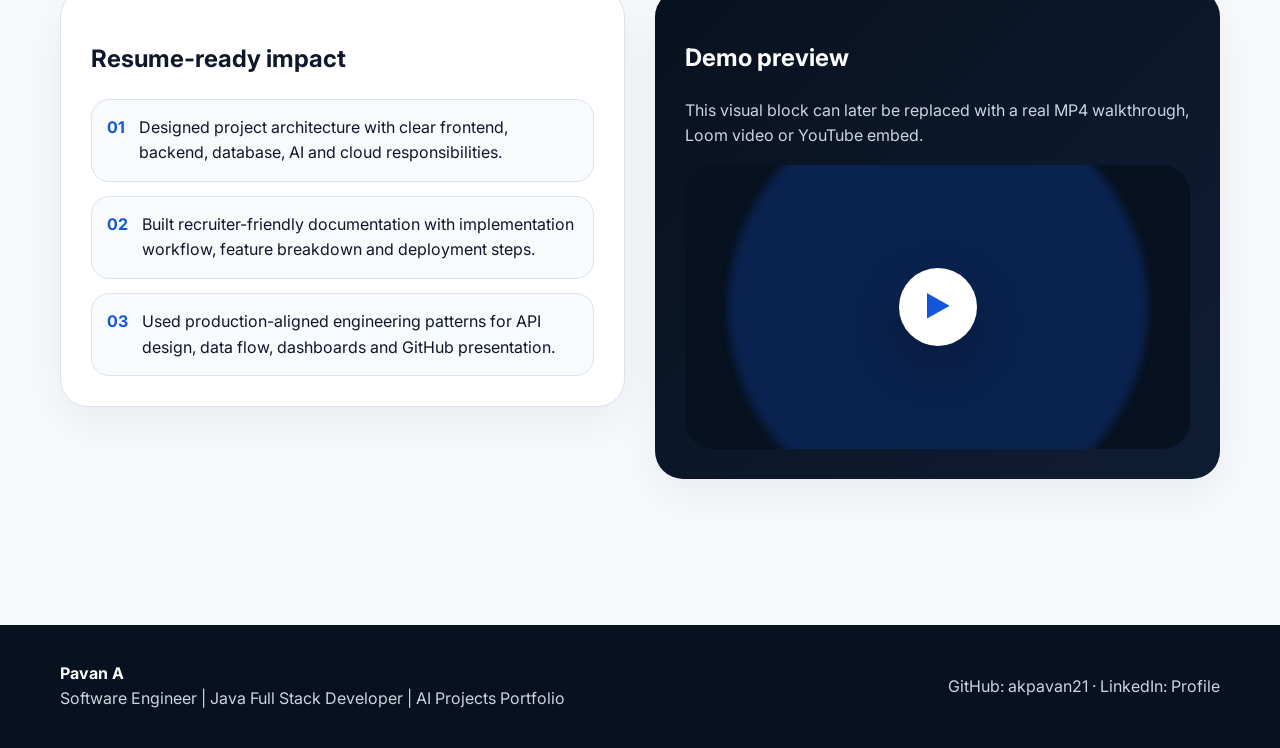
<file: pavan-final-professional-portfolio/project-financial-intelligence.html>
<!doctype html><html lang="en"><head><meta charset="utf-8"><meta name="viewport" content="width=device-width, initial-scale=1"><title>Smart Financial Intelligence Platform | Pavan A Portfolio</title><meta name="description" content="Professional portfolio for Pavan A, Software Engineer and Java Full Stack Developer with AI, AWS, React and Python projects."><link rel="preconnect" href="https://fonts.googleapis.com"><link rel="preconnect" href="https://fonts.gstatic.com" crossorigin><link href="https://fonts.googleapis.com/css2?family=Inter:wght@400;600;700;800;900&display=swap" rel="stylesheet"><link rel="stylesheet" href="styles.css"></head><body><nav class="nav"><div class="container nav-wrap"><a class="brand" href="index.html"><span class="brand-mark">PA</span><span>Pavan A</span></a><button class="menu">Menu</button><div class="nav-links"><a href="index.html">Home</a><a href="about.html">About</a><a href="education.html">Education</a><a href="experience.html">Experience</a><a href="projects.html">Projects</a><a href="resume.html">Resume</a><a href="contact.html">Contact</a></div></div></nav>
<header class="page-hero"><div class="container"><span class="eyebrow">Finance Analytics Project</span><h1>Smart Financial Intelligence Platform</h1><p>Users struggle to understand spending behavior, detect unusual transactions and plan expenses effectively.</p></div></header>
<section class="section"><div class="container two-col"><div class="project-visual"><svg viewBox="0 0 560 260" fill="none" xmlns="http://www.w3.org/2000/svg"><rect x="30" y="155" width="55" height="72" rx="12" fill="#1456d9"/><rect x="112" y="118" width="55" height="109" rx="12" fill="#0f766e"/><rect x="194" y="83" width="55" height="144" rx="12" fill="#7c3aed"/><rect x="276" y="105" width="55" height="122" rx="12" fill="#f59e0b"/><path d="M30 112C100 64 159 83 228 52C300 20 398 58 520 28" stroke="#07111f" stroke-width="8" stroke-linecap="round"/><circle cx="522" cy="28" r="15" fill="#1456d9"/><rect x="360" y="142" width="150" height="86" rx="20" fill="white"/><text x="386" y="178" fill="#07111f" font-size="20" font-weight="900">Fraud</text><text x="386" y="205" fill="#1456d9" font-size="20" font-weight="900">Analytics</text></svg></div><div class="panel"><h2>Solution</h2><p>Built a financial analytics platform for transaction monitoring, anomaly detection, expense forecasting and actionable financial insights through secure APIs and dashboards.</p><h3>Tech stack</h3><div class="tags"><span class="tag">Java</span><span class="tag">Spring Boot</span><span class="tag">React</span><span class="tag">PostgreSQL</span><span class="tag">Python</span><span class="tag">Scikit-Learn</span><span class="tag">AWS</span></div><div class="project-links"><a class="btn btn-primary" href="https://github.com/akpavan21/financial-intelligence-platform" target="_blank">Open GitHub</a><a class="btn btn-secondary" href="projects.html">Back to Projects</a></div></div></div></section>
<section class="section-tight"><div class="container"><h2 class="section-title">Architecture visualization</h2><div class="architecture"><div class="arch-node"><strong>Transaction Data</strong><span>Input records</span></div><div class="arch-arrow">→</div><div class="arch-node"><strong>Spring Boot APIs</strong><span>Secure services</span></div><div class="arch-arrow">→</div><div class="arch-node"><strong>Analytics Engine</strong><span>Rules + metrics</span></div><div class="arch-arrow">→</div><div class="arch-node"><strong>ML Models</strong><span>Anomaly prediction</span></div><div class="arch-arrow">→</div><div class="arch-node"><strong>Dashboard</strong><span>Insights</span></div></div></div></section>
<section class="section"><div class="container two-col"><div class="panel"><h2>Resume-ready impact</h2><div class="resume-list"><div class="resume-line"><b>01</b><span>Designed project architecture with clear frontend, backend, database, AI and cloud responsibilities.</span></div><div class="resume-line"><b>02</b><span>Built recruiter-friendly documentation with implementation workflow, feature breakdown and deployment steps.</span></div><div class="resume-line"><b>03</b><span>Used production-aligned engineering patterns for API design, data flow, dashboards and GitHub presentation.</span></div></div></div><div class="panel dark-panel"><h2>Demo preview</h2><p>This visual block can later be replaced with a real MP4 walkthrough, Loom video or YouTube embed.</p><div class="video-shell"><div class="play">▶</div></div></div></div></section>
<div class="floating"><div class="float-card"><h3>Contact Pavan</h3><p>Software Engineer focused on Java Full Stack, AWS, Python, AI and data-driven platforms.</p><p><b>Email:</b><br>PAkkapelly_GPS@nec.edu</p><a class="btn btn-primary" href="contact.html">Open Contact Page</a></div><button class="float-toggle">Contact</button></div><footer class="footer"><div class="container footer-wrap"><div><b>Pavan A</b><br>Software Engineer | Java Full Stack Developer | AI Projects Portfolio</div><div>GitHub: <a href="https://github.com/akpavan21" target="_blank">akpavan21</a> · LinkedIn: <a href="https://www.linkedin.com/in/pavan-a-5693b21a5" target="_blank">Profile</a></div></div></footer><script src="script.js"></script></body></html>
</file>
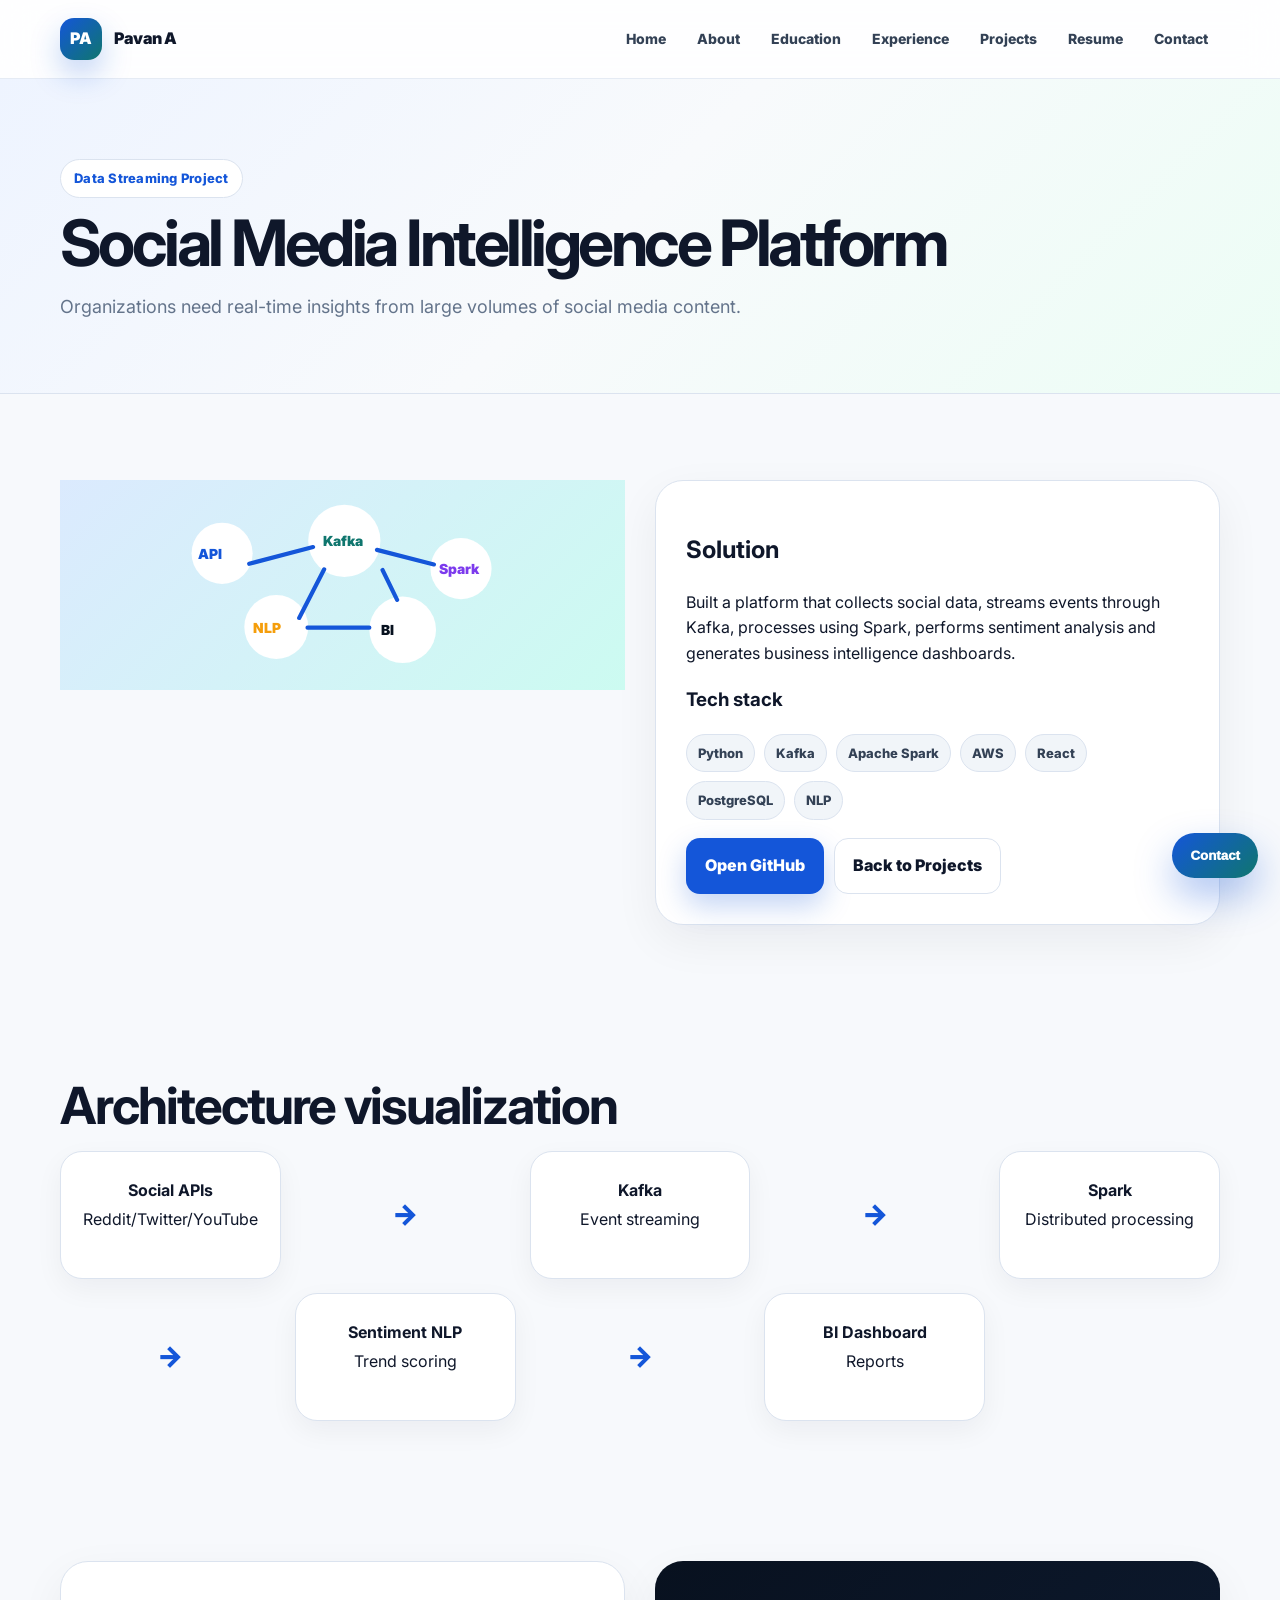
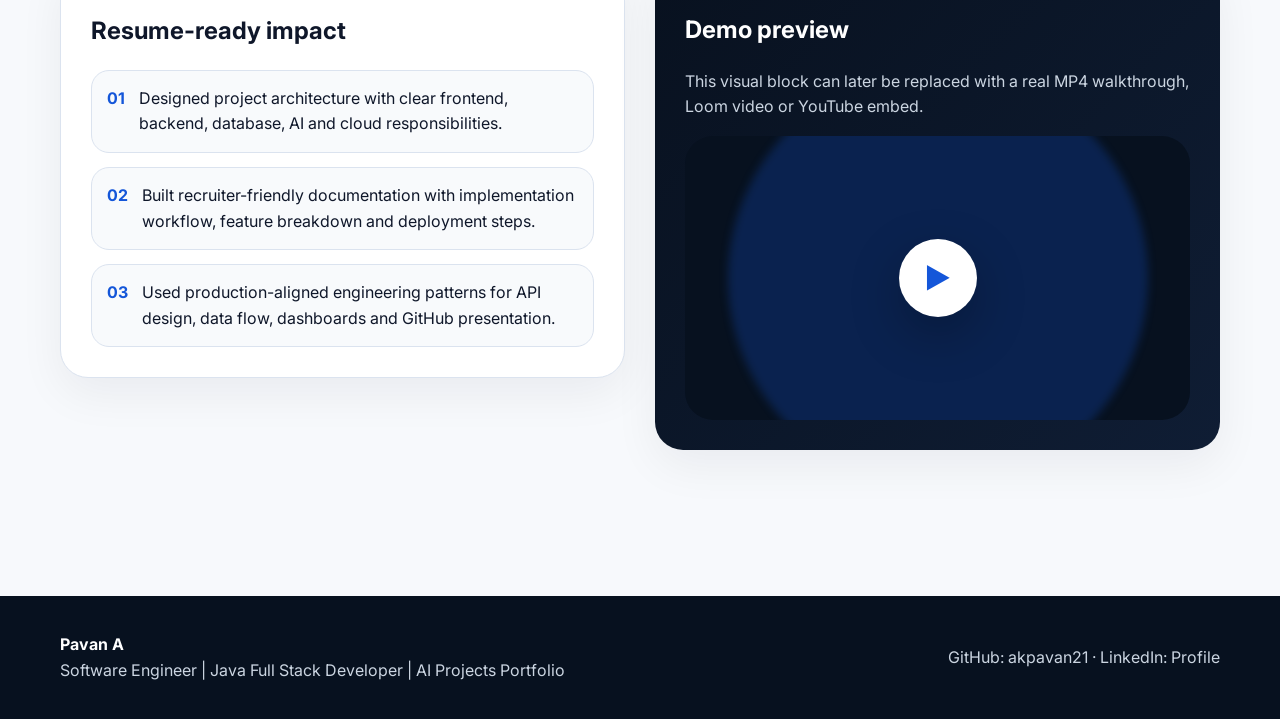
<file: pavan-final-professional-portfolio/project-social-media.html>
<!doctype html><html lang="en"><head><meta charset="utf-8"><meta name="viewport" content="width=device-width, initial-scale=1"><title>Social Media Intelligence Platform | Pavan A Portfolio</title><meta name="description" content="Professional portfolio for Pavan A, Software Engineer and Java Full Stack Developer with AI, AWS, React and Python projects."><link rel="preconnect" href="https://fonts.googleapis.com"><link rel="preconnect" href="https://fonts.gstatic.com" crossorigin><link href="https://fonts.googleapis.com/css2?family=Inter:wght@400;600;700;800;900&display=swap" rel="stylesheet"><link rel="stylesheet" href="styles.css"></head><body><nav class="nav"><div class="container nav-wrap"><a class="brand" href="index.html"><span class="brand-mark">PA</span><span>Pavan A</span></a><button class="menu">Menu</button><div class="nav-links"><a href="index.html">Home</a><a href="about.html">About</a><a href="education.html">Education</a><a href="experience.html">Experience</a><a href="projects.html">Projects</a><a href="resume.html">Resume</a><a href="contact.html">Contact</a></div></div></nav>
<header class="page-hero"><div class="container"><span class="eyebrow">Data Streaming Project</span><h1>Social Media Intelligence Platform</h1><p>Organizations need real-time insights from large volumes of social media content.</p></div></header>
<section class="section"><div class="container two-col"><div class="project-visual"><svg viewBox="0 0 560 260" fill="none" xmlns="http://www.w3.org/2000/svg"><circle cx="106" cy="84" r="44" fill="white"/><circle cx="282" cy="66" r="52" fill="white"/><circle cx="450" cy="106" r="44" fill="white"/><circle cx="184" cy="190" r="46" fill="white"/><circle cx="366" cy="194" r="48" fill="white"/><path d="M145 99L237 75M329 79L411 100M217 177L253 107M337 108L358 151M229 191H318" stroke="#1456d9" stroke-width="6" stroke-linecap="round"/><text x="72" y="92" fill="#1456d9" font-size="20" font-weight="900">API</text><text x="252" y="74" fill="#0f766e" font-size="20" font-weight="900">Kafka</text><text x="419" y="114" fill="#7c3aed" font-size="20" font-weight="900">Spark</text><text x="150" y="198" fill="#f59e0b" font-size="20" font-weight="900">NLP</text><text x="335" y="202" fill="#07111f" font-size="20" font-weight="900">BI</text></svg></div><div class="panel"><h2>Solution</h2><p>Built a platform that collects social data, streams events through Kafka, processes using Spark, performs sentiment analysis and generates business intelligence dashboards.</p><h3>Tech stack</h3><div class="tags"><span class="tag">Python</span><span class="tag">Kafka</span><span class="tag">Apache Spark</span><span class="tag">AWS</span><span class="tag">React</span><span class="tag">PostgreSQL</span><span class="tag">NLP</span></div><div class="project-links"><a class="btn btn-primary" href="https://github.com/akpavan21/social-media-intelligence-platform" target="_blank">Open GitHub</a><a class="btn btn-secondary" href="projects.html">Back to Projects</a></div></div></div></section>
<section class="section-tight"><div class="container"><h2 class="section-title">Architecture visualization</h2><div class="architecture"><div class="arch-node"><strong>Social APIs</strong><span>Reddit/Twitter/YouTube</span></div><div class="arch-arrow">→</div><div class="arch-node"><strong>Kafka</strong><span>Event streaming</span></div><div class="arch-arrow">→</div><div class="arch-node"><strong>Spark</strong><span>Distributed processing</span></div><div class="arch-arrow">→</div><div class="arch-node"><strong>Sentiment NLP</strong><span>Trend scoring</span></div><div class="arch-arrow">→</div><div class="arch-node"><strong>BI Dashboard</strong><span>Reports</span></div></div></div></section>
<section class="section"><div class="container two-col"><div class="panel"><h2>Resume-ready impact</h2><div class="resume-list"><div class="resume-line"><b>01</b><span>Designed project architecture with clear frontend, backend, database, AI and cloud responsibilities.</span></div><div class="resume-line"><b>02</b><span>Built recruiter-friendly documentation with implementation workflow, feature breakdown and deployment steps.</span></div><div class="resume-line"><b>03</b><span>Used production-aligned engineering patterns for API design, data flow, dashboards and GitHub presentation.</span></div></div></div><div class="panel dark-panel"><h2>Demo preview</h2><p>This visual block can later be replaced with a real MP4 walkthrough, Loom video or YouTube embed.</p><div class="video-shell"><div class="play">▶</div></div></div></div></section>
<div class="floating"><div class="float-card"><h3>Contact Pavan</h3><p>Software Engineer focused on Java Full Stack, AWS, Python, AI and data-driven platforms.</p><p><b>Email:</b><br>PAkkapelly_GPS@nec.edu</p><a class="btn btn-primary" href="contact.html">Open Contact Page</a></div><button class="float-toggle">Contact</button></div><footer class="footer"><div class="container footer-wrap"><div><b>Pavan A</b><br>Software Engineer | Java Full Stack Developer | AI Projects Portfolio</div><div>GitHub: <a href="https://github.com/akpavan21" target="_blank">akpavan21</a> · LinkedIn: <a href="https://www.linkedin.com/in/pavan-a-5693b21a5" target="_blank">Profile</a></div></div></footer><script src="script.js"></script></body></html>
</file>
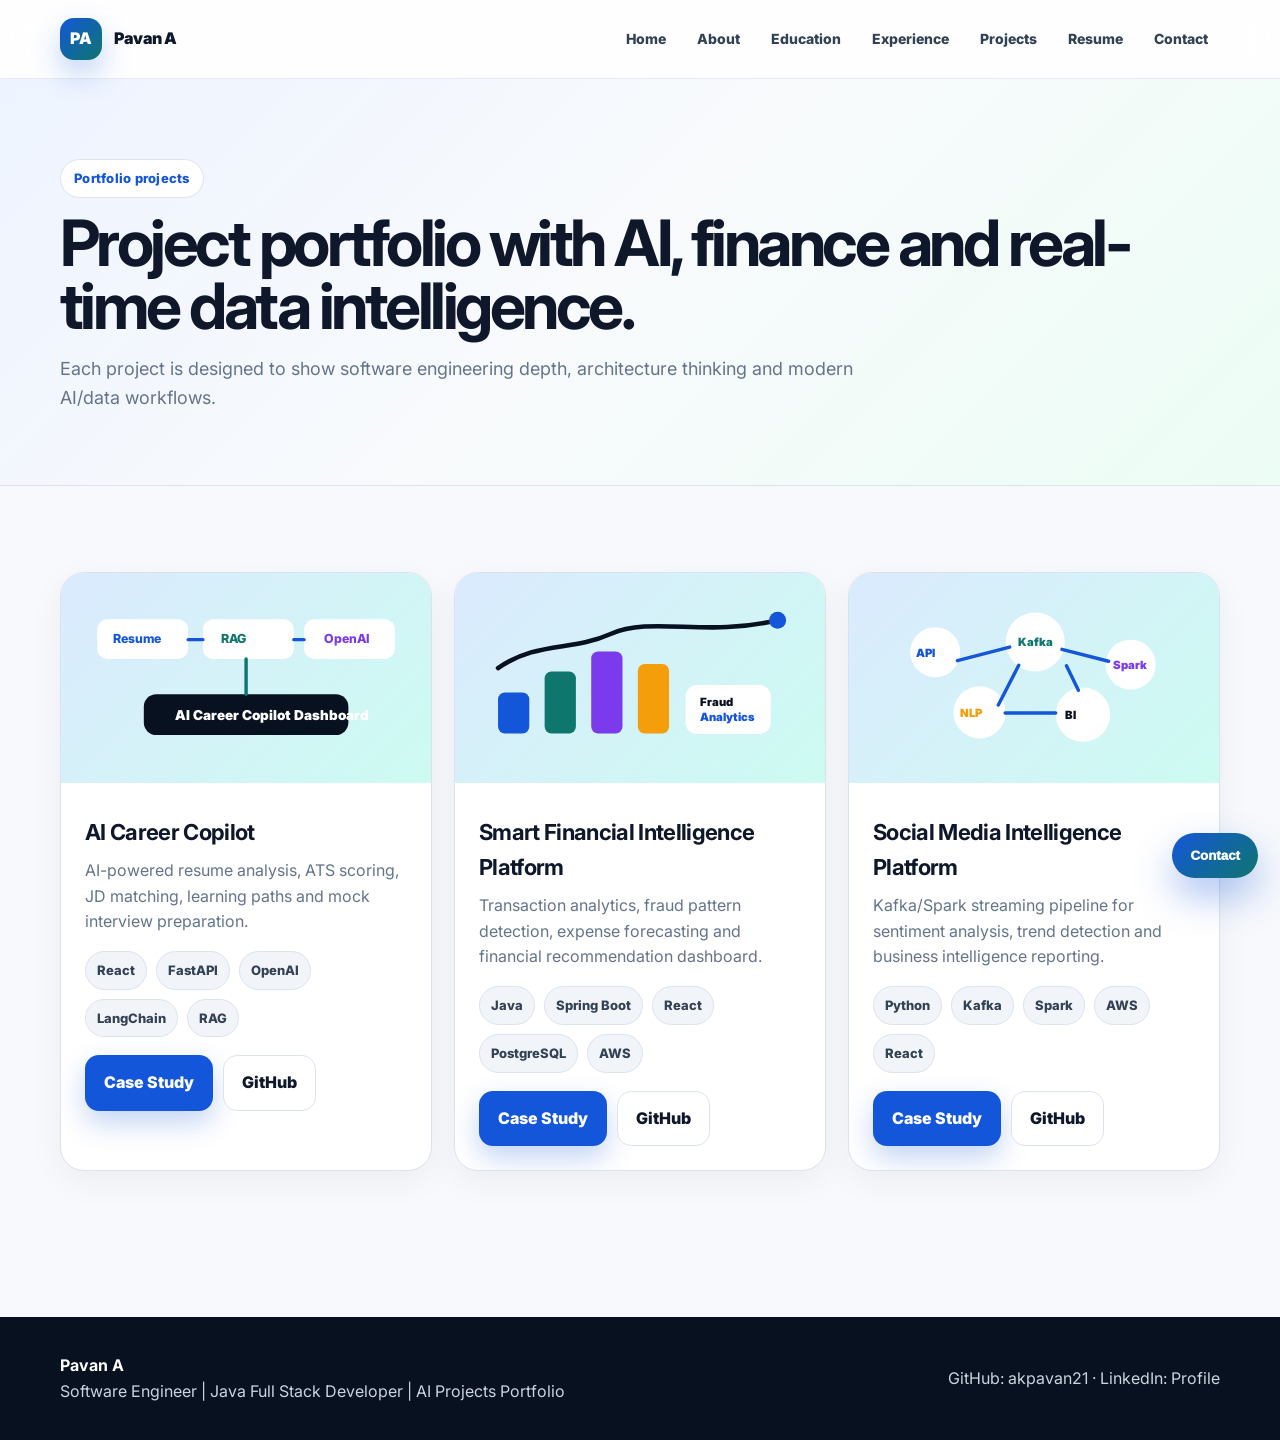
<file: pavan-final-professional-portfolio/projects.html>
<!doctype html><html lang="en"><head><meta charset="utf-8"><meta name="viewport" content="width=device-width, initial-scale=1"><title>Projects | Pavan A Portfolio</title><meta name="description" content="Professional portfolio for Pavan A, Software Engineer and Java Full Stack Developer with AI, AWS, React and Python projects."><link rel="preconnect" href="https://fonts.googleapis.com"><link rel="preconnect" href="https://fonts.gstatic.com" crossorigin><link href="https://fonts.googleapis.com/css2?family=Inter:wght@400;600;700;800;900&display=swap" rel="stylesheet"><link rel="stylesheet" href="styles.css"></head><body><nav class="nav"><div class="container nav-wrap"><a class="brand" href="index.html"><span class="brand-mark">PA</span><span>Pavan A</span></a><button class="menu">Menu</button><div class="nav-links"><a href="index.html">Home</a><a href="about.html">About</a><a href="education.html">Education</a><a href="experience.html">Experience</a><a href="projects.html">Projects</a><a href="resume.html">Resume</a><a href="contact.html">Contact</a></div></div></nav>
<header class="page-hero"><div class="container"><span class="eyebrow">Portfolio projects</span><h1>Project portfolio with AI, finance and real-time data intelligence.</h1><p>Each project is designed to show software engineering depth, architecture thinking and modern AI/data workflows.</p></div></header>
<section class="section"><div class="container card-grid"><article class="card project-card"><div class="project-visual"><svg viewBox="0 0 560 260" fill="none" xmlns="http://www.w3.org/2000/svg"><rect x="18" y="26" width="160" height="70" rx="18" fill="white"/><text x="46" y="68" fill="#1456d9" font-size="22" font-weight="800">Resume</text><rect x="204" y="26" width="160" height="70" rx="18" fill="white"/><text x="236" y="68" fill="#0f766e" font-size="22" font-weight="800">RAG</text><rect x="382" y="26" width="160" height="70" rx="18" fill="white"/><text x="417" y="68" fill="#7c3aed" font-size="22" font-weight="800">OpenAI</text><path d="M178 62H204M364 62H382" stroke="#1456d9" stroke-width="6" stroke-linecap="round"/><rect x="100" y="158" width="360" height="72" rx="22" fill="#07111f"/><text x="155" y="203" fill="white" font-size="24" font-weight="900">AI Career Copilot Dashboard</text><path d="M280 96V158" stroke="#0f766e" stroke-width="6" stroke-linecap="round"/></svg></div><div class="project-body"><h3>AI Career Copilot</h3><p>AI-powered resume analysis, ATS scoring, JD matching, learning paths and mock interview preparation.</p><div class="tags"><span class="tag">React</span><span class="tag">FastAPI</span><span class="tag">OpenAI</span><span class="tag">LangChain</span><span class="tag">RAG</span></div><div class="project-links"><a class="btn btn-primary" href="project-ai-career-copilot.html">Case Study</a><a class="btn btn-secondary" href="https://github.com/akpavan21/ai-career-copilot" target="_blank">GitHub</a></div></div></article><article class="card project-card"><div class="project-visual"><svg viewBox="0 0 560 260" fill="none" xmlns="http://www.w3.org/2000/svg"><rect x="30" y="155" width="55" height="72" rx="12" fill="#1456d9"/><rect x="112" y="118" width="55" height="109" rx="12" fill="#0f766e"/><rect x="194" y="83" width="55" height="144" rx="12" fill="#7c3aed"/><rect x="276" y="105" width="55" height="122" rx="12" fill="#f59e0b"/><path d="M30 112C100 64 159 83 228 52C300 20 398 58 520 28" stroke="#07111f" stroke-width="8" stroke-linecap="round"/><circle cx="522" cy="28" r="15" fill="#1456d9"/><rect x="360" y="142" width="150" height="86" rx="20" fill="white"/><text x="386" y="178" fill="#07111f" font-size="20" font-weight="900">Fraud</text><text x="386" y="205" fill="#1456d9" font-size="20" font-weight="900">Analytics</text></svg></div><div class="project-body"><h3>Smart Financial Intelligence Platform</h3><p>Transaction analytics, fraud pattern detection, expense forecasting and financial recommendation dashboard.</p><div class="tags"><span class="tag">Java</span><span class="tag">Spring Boot</span><span class="tag">React</span><span class="tag">PostgreSQL</span><span class="tag">AWS</span></div><div class="project-links"><a class="btn btn-primary" href="project-financial-intelligence.html">Case Study</a><a class="btn btn-secondary" href="https://github.com/akpavan21/financial-intelligence-platform" target="_blank">GitHub</a></div></div></article><article class="card project-card"><div class="project-visual"><svg viewBox="0 0 560 260" fill="none" xmlns="http://www.w3.org/2000/svg"><circle cx="106" cy="84" r="44" fill="white"/><circle cx="282" cy="66" r="52" fill="white"/><circle cx="450" cy="106" r="44" fill="white"/><circle cx="184" cy="190" r="46" fill="white"/><circle cx="366" cy="194" r="48" fill="white"/><path d="M145 99L237 75M329 79L411 100M217 177L253 107M337 108L358 151M229 191H318" stroke="#1456d9" stroke-width="6" stroke-linecap="round"/><text x="72" y="92" fill="#1456d9" font-size="20" font-weight="900">API</text><text x="252" y="74" fill="#0f766e" font-size="20" font-weight="900">Kafka</text><text x="419" y="114" fill="#7c3aed" font-size="20" font-weight="900">Spark</text><text x="150" y="198" fill="#f59e0b" font-size="20" font-weight="900">NLP</text><text x="335" y="202" fill="#07111f" font-size="20" font-weight="900">BI</text></svg></div><div class="project-body"><h3>Social Media Intelligence Platform</h3><p>Kafka/Spark streaming pipeline for sentiment analysis, trend detection and business intelligence reporting.</p><div class="tags"><span class="tag">Python</span><span class="tag">Kafka</span><span class="tag">Spark</span><span class="tag">AWS</span><span class="tag">React</span></div><div class="project-links"><a class="btn btn-primary" href="project-social-media.html">Case Study</a><a class="btn btn-secondary" href="https://github.com/akpavan21/social-media-intelligence-platform" target="_blank">GitHub</a></div></div></article></div></section>
<div class="floating"><div class="float-card"><h3>Contact Pavan</h3><p>Software Engineer focused on Java Full Stack, AWS, Python, AI and data-driven platforms.</p><p><b>Email:</b><br>PAkkapelly_GPS@nec.edu</p><a class="btn btn-primary" href="contact.html">Open Contact Page</a></div><button class="float-toggle">Contact</button></div><footer class="footer"><div class="container footer-wrap"><div><b>Pavan A</b><br>Software Engineer | Java Full Stack Developer | AI Projects Portfolio</div><div>GitHub: <a href="https://github.com/akpavan21" target="_blank">akpavan21</a> · LinkedIn: <a href="https://www.linkedin.com/in/pavan-a-5693b21a5" target="_blank">Profile</a></div></div></footer><script src="script.js"></script></body></html>
</file>
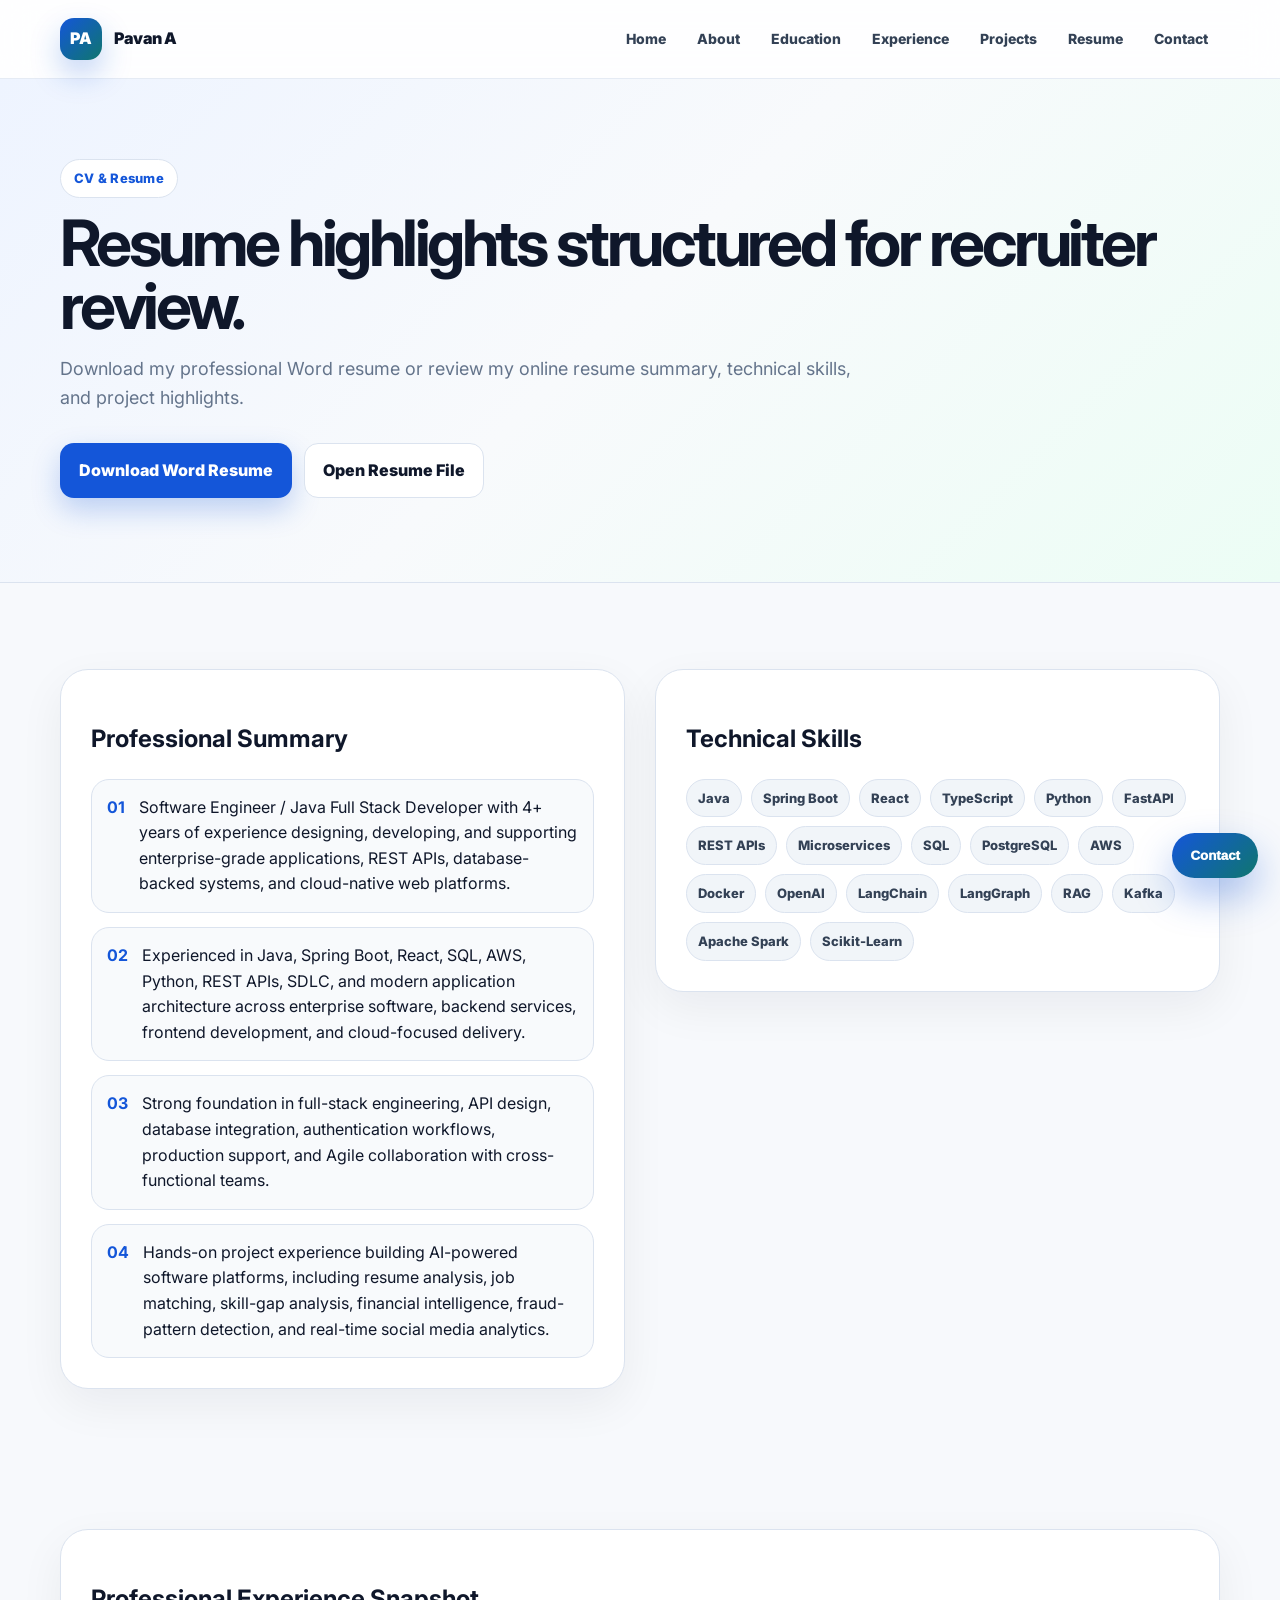
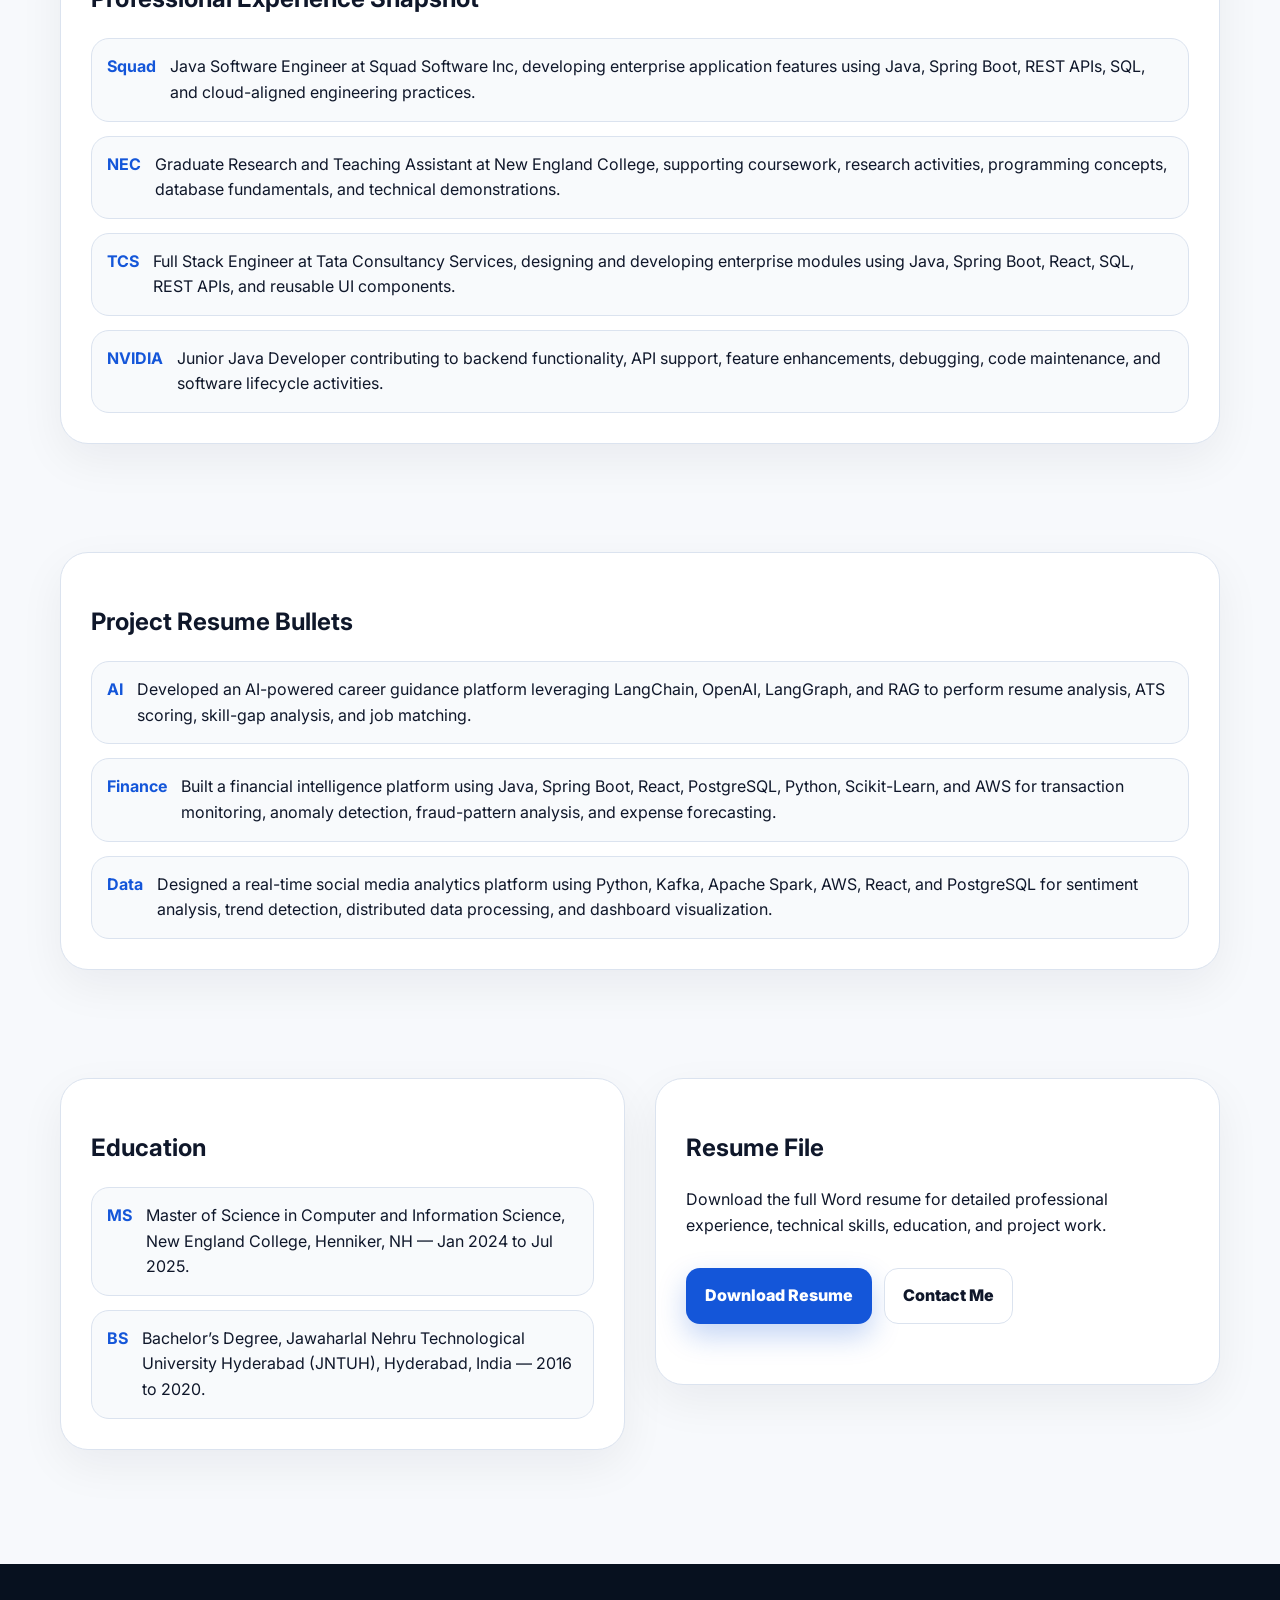
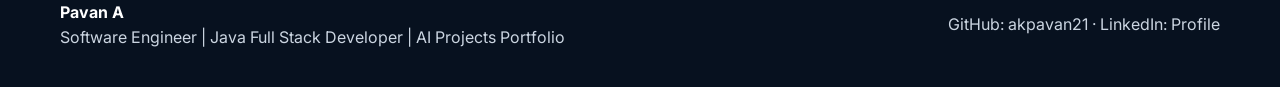
<file: pavan-final-professional-portfolio/resume.html>
<!doctype html>
<html lang="en">
<head>
  <meta charset="utf-8">
  <meta name="viewport" content="width=device-width, initial-scale=1">
  <title>Resume | Pavan A Portfolio</title>
  <meta name="description" content="Resume page for Pavan A, Software Engineer and Java Full Stack Developer.">
  <link rel="preconnect" href="https://fonts.googleapis.com">
  <link rel="preconnect" href="https://fonts.gstatic.com" crossorigin>
  <link href="https://fonts.googleapis.com/css2?family=Inter:wght@400;600;700;800;900&display=swap" rel="stylesheet">
  <link rel="stylesheet" href="styles.css">
</head>

<body>
  <nav class="nav">
    <div class="container nav-wrap">
      <a class="brand" href="index.html">
        <span class="brand-mark">PA</span>
        <span>Pavan A</span>
      </a>

      <button class="menu">Menu</button>

      <div class="nav-links">
        <a href="index.html">Home</a>
        <a href="about.html">About</a>
        <a href="education.html">Education</a>
        <a href="experience.html">Experience</a>
        <a href="projects.html">Projects</a>
        <a href="resume.html">Resume</a>
        <a href="contact.html">Contact</a>
      </div>
    </div>
  </nav>

  <header class="page-hero">
    <div class="container">
      <span class="eyebrow">CV & Resume</span>
      <h1>Resume highlights structured for recruiter review.</h1>
      <p>
        Download my professional Word resume or review my online resume summary,
        technical skills, and project highlights.
      </p>

      <div class="hero-actions">
        <a class="btn btn-primary"
           href="assets/resume/Pavan_A_Java_Full_Stack_Resume.docx"
           download>
          Download Word Resume
        </a>

        <a class="btn btn-secondary"
           href="assets/resume/Pavan_A_Java_Full_Stack_Resume.docx"
           target="_blank">
          Open Resume File
        </a>
      </div>
    </div>
  </header>

  <section class="section">
    <div class="container two-col">
      <div class="panel">
        <h2>Professional Summary</h2>

        <div class="resume-list">
          <div class="resume-line">
            <b>01</b>
            <span>
              Software Engineer / Java Full Stack Developer with 4+ years of experience
              designing, developing, and supporting enterprise-grade applications,
              REST APIs, database-backed systems, and cloud-native web platforms.
            </span>
          </div>

          <div class="resume-line">
            <b>02</b>
            <span>
              Experienced in Java, Spring Boot, React, SQL, AWS, Python, REST APIs,
              SDLC, and modern application architecture across enterprise software,
              backend services, frontend development, and cloud-focused delivery.
            </span>
          </div>

          <div class="resume-line">
            <b>03</b>
            <span>
              Strong foundation in full-stack engineering, API design, database
              integration, authentication workflows, production support, and Agile
              collaboration with cross-functional teams.
            </span>
          </div>

          <div class="resume-line">
            <b>04</b>
            <span>
              Hands-on project experience building AI-powered software platforms,
              including resume analysis, job matching, skill-gap analysis, financial
              intelligence, fraud-pattern detection, and real-time social media analytics.
            </span>
          </div>
        </div>
      </div>

      <div class="panel">
        <h2>Technical Skills</h2>

        <div class="tags">
          <span class="tag">Java</span>
          <span class="tag">Spring Boot</span>
          <span class="tag">React</span>
          <span class="tag">TypeScript</span>
          <span class="tag">Python</span>
          <span class="tag">FastAPI</span>
          <span class="tag">REST APIs</span>
          <span class="tag">Microservices</span>
          <span class="tag">SQL</span>
          <span class="tag">PostgreSQL</span>
          <span class="tag">AWS</span>
          <span class="tag">Docker</span>
          <span class="tag">OpenAI</span>
          <span class="tag">LangChain</span>
          <span class="tag">LangGraph</span>
          <span class="tag">RAG</span>
          <span class="tag">Kafka</span>
          <span class="tag">Apache Spark</span>
          <span class="tag">Scikit-Learn</span>
        </div>
      </div>
    </div>
  </section>

  <section class="section-tight">
    <div class="container panel">
      <h2>Professional Experience Snapshot</h2>

      <div class="resume-list">
        <div class="resume-line">
          <b>Squad</b>
          <span>
            Java Software Engineer at Squad Software Inc, developing enterprise
            application features using Java, Spring Boot, REST APIs, SQL, and
            cloud-aligned engineering practices.
          </span>
        </div>

        <div class="resume-line">
          <b>NEC</b>
          <span>
            Graduate Research and Teaching Assistant at New England College,
            supporting coursework, research activities, programming concepts,
            database fundamentals, and technical demonstrations.
          </span>
        </div>

        <div class="resume-line">
          <b>TCS</b>
          <span>
            Full Stack Engineer at Tata Consultancy Services, designing and developing
            enterprise modules using Java, Spring Boot, React, SQL, REST APIs, and
            reusable UI components.
          </span>
        </div>

        <div class="resume-line">
          <b>NVIDIA</b>
          <span>
            Junior Java Developer contributing to backend functionality, API support,
            feature enhancements, debugging, code maintenance, and software lifecycle
            activities.
          </span>
        </div>
      </div>
    </div>
  </section>

  <section class="section-tight">
    <div class="container panel">
      <h2>Project Resume Bullets</h2>

      <div class="resume-list">
        <div class="resume-line">
          <b>AI</b>
          <span>
            Developed an AI-powered career guidance platform leveraging LangChain,
            OpenAI, LangGraph, and RAG to perform resume analysis, ATS scoring,
            skill-gap analysis, and job matching.
          </span>
        </div>

        <div class="resume-line">
          <b>Finance</b>
          <span>
            Built a financial intelligence platform using Java, Spring Boot, React,
            PostgreSQL, Python, Scikit-Learn, and AWS for transaction monitoring,
            anomaly detection, fraud-pattern analysis, and expense forecasting.
          </span>
        </div>

        <div class="resume-line">
          <b>Data</b>
          <span>
            Designed a real-time social media analytics platform using Python, Kafka,
            Apache Spark, AWS, React, and PostgreSQL for sentiment analysis, trend
            detection, distributed data processing, and dashboard visualization.
          </span>
        </div>
      </div>
    </div>
  </section>

  <section class="section-tight">
    <div class="container two-col">
      <div class="panel">
        <h2>Education</h2>

        <div class="resume-list">
          <div class="resume-line">
            <b>MS</b>
            <span>
              Master of Science in Computer and Information Science,
              New England College, Henniker, NH — Jan 2024 to Jul 2025.
            </span>
          </div>

          <div class="resume-line">
            <b>BS</b>
            <span>
              Bachelor’s Degree, Jawaharlal Nehru Technological University Hyderabad
              (JNTUH), Hyderabad, India — 2016 to 2020.
            </span>
          </div>
        </div>
      </div>

      <div class="panel">
        <h2>Resume File</h2>
        <p>
          Download the full Word resume for detailed professional experience,
          technical skills, education, and project work.
        </p>

        <div class="hero-actions">
          <a class="btn btn-primary"
             href="assets/resume/Pavan_A_Java_Full_Stack_Resume.docx"
             download>
            Download Resume
          </a>

          <a class="btn btn-secondary"
             href="contact.html">
            Contact Me
          </a>
        </div>
      </div>
    </div>
  </section>

  <div class="floating">
    <div class="float-card">
      <h3>Contact Pavan</h3>
      <p>
        Software Engineer focused on Java Full Stack, AWS, Python, AI and
        data-driven platforms.
      </p>
      <p>
        <b>Email:</b><br>
        PAkkapelly_GPS@nec.edu
      </p>
      <a class="btn btn-primary" href="contact.html">Open Contact Page</a>
    </div>
    <button class="float-toggle">Contact</button>
  </div>

  <footer class="footer">
    <div class="container footer-wrap">
      <div>
        <b>Pavan A</b><br>
        Software Engineer | Java Full Stack Developer | AI Projects Portfolio
      </div>

      <div>
        GitHub:
        <a href="https://github.com/akpavan21" target="_blank">akpavan21</a>
        · LinkedIn:
        <a href="https://www.linkedin.com/in/pavan-a-5693b21a5" target="_blank">Profile</a>
      </div>
    </div>
  </footer>

  <script src="script.js"></script>
</body>
</html>
</file>
<file: pavan-final-professional-portfolio/styles.css>
:root{
  --bg:#f7f9fc; --surface:#ffffff; --text:#0f172a; --muted:#64748b; --line:#dbe3ef;
  --primary:#1456d9; --primary-2:#0f766e; --accent:#7c3aed; --soft:#eef4ff; --soft2:#ecfdf5;
  --dark:#07111f; --shadow:0 20px 60px rgba(15,23,42,.10); --radius:24px;
}
*{box-sizing:border-box} html{scroll-behavior:smooth} body{margin:0;font-family:Inter,ui-sans-serif,system-ui,-apple-system,BlinkMacSystemFont,"Segoe UI",sans-serif;color:var(--text);background:var(--bg);line-height:1.6}
a{color:inherit;text-decoration:none} img{max-width:100%;display:block}.container{width:min(1160px,92%);margin:0 auto}.eyebrow{display:inline-flex;gap:8px;align-items:center;border:1px solid var(--line);background:#fff;border-radius:999px;padding:8px 13px;color:var(--primary);font-weight:800;font-size:13px;letter-spacing:.02em}.section{padding:86px 0}.section-tight{padding:54px 0}.section-title{font-size:clamp(34px,4vw,54px);line-height:1.05;margin:14px 0 18px;letter-spacing:-.04em}.section-copy{font-size:18px;color:var(--muted);max-width:760px}.btn{display:inline-flex;align-items:center;justify-content:center;gap:10px;border-radius:14px;padding:14px 18px;font-weight:850;border:1px solid transparent;transition:.2s}.btn-primary{background:var(--primary);color:#fff;box-shadow:0 12px 28px rgba(20,86,217,.25)}.btn-primary:hover{transform:translateY(-2px);box-shadow:0 18px 36px rgba(20,86,217,.34)}.btn-secondary{background:#fff;color:var(--text);border-color:var(--line)}.btn-secondary:hover{border-color:var(--primary);color:var(--primary)}
.nav{position:sticky;top:0;z-index:30;background:rgba(255,255,255,.86);backdrop-filter:blur(18px);border-bottom:1px solid rgba(219,227,239,.7)}.nav-wrap{height:78px;display:flex;align-items:center;justify-content:space-between}.brand{display:flex;align-items:center;gap:12px;font-weight:950;letter-spacing:-.03em}.brand-mark{width:42px;height:42px;border-radius:14px;background:linear-gradient(135deg,var(--primary),var(--primary-2));color:#fff;display:grid;place-items:center;box-shadow:0 14px 30px rgba(20,86,217,.26)}.nav-links{display:flex;align-items:center;gap:7px}.nav-links a{font-weight:800;color:#334155;padding:10px 12px;border-radius:12px;font-size:14px}.nav-links a:hover,.nav-links a.active{background:var(--soft);color:var(--primary)}.menu{display:none;border:0;background:#fff;border:1px solid var(--line);border-radius:12px;padding:10px 12px;font-weight:900}
.hero{position:relative;overflow:hidden;background:radial-gradient(circle at 15% 15%,#dbeafe 0,#f7f9fc 34%,transparent 55%),radial-gradient(circle at 85% 5%,#ccfbf1 0,#f7f9fc 30%,transparent 55%);padding:90px 0 72px}.hero-grid{display:grid;grid-template-columns:1.08fr .92fr;gap:46px;align-items:center}.hero h1{font-size:clamp(46px,6.7vw,82px);line-height:.96;margin:18px 0;letter-spacing:-.065em}.hero h1 span{background:linear-gradient(120deg,var(--primary),var(--primary-2),var(--accent));-webkit-background-clip:text;background-clip:text;color:transparent}.hero p{font-size:19px;color:var(--muted);max-width:690px}.hero-actions{display:flex;flex-wrap:wrap;gap:12px;margin:30px 0}.hero-stats{display:grid;grid-template-columns:repeat(3,1fr);gap:12px;margin-top:28px}.stat{background:rgba(255,255,255,.85);border:1px solid var(--line);border-radius:18px;padding:18px;box-shadow:0 10px 30px rgba(15,23,42,.06)}.stat strong{font-size:28px;display:block;letter-spacing:-.04em}.stat span{font-size:13px;color:var(--muted);font-weight:750}.visual-card{background:#07111f;color:#fff;border-radius:34px;padding:24px;box-shadow:var(--shadow);position:relative;overflow:hidden}.visual-card:before{content:"";position:absolute;inset:-90px -60px auto auto;width:250px;height:250px;border-radius:50%;background:rgba(20,184,166,.35);filter:blur(10px)}.terminal{background:rgba(255,255,255,.08);border:1px solid rgba(255,255,255,.12);border-radius:22px;padding:18px;position:relative}.terminal-head{display:flex;gap:7px;margin-bottom:16px}.dot{width:11px;height:11px;border-radius:50%;background:#ef4444}.dot:nth-child(2){background:#f59e0b}.dot:nth-child(3){background:#22c55e}.code-line{font-family:"SFMono-Regular",Consolas,monospace;font-size:13px;color:#cbd5e1;margin:8px 0}.code-line b{color:#5eead4}.architecture-mini{display:grid;gap:10px;margin-top:18px}.mini-node{background:rgba(255,255,255,.10);border:1px solid rgba(255,255,255,.13);border-radius:15px;padding:12px;font-weight:800;display:flex;justify-content:space-between;align-items:center}.mini-node span{color:#93c5fd;font-size:12px}.pulse{position:absolute;right:20px;bottom:18px;width:76px;height:76px;border-radius:50%;border:1px solid rgba(255,255,255,.2);display:grid;place-items:center}.pulse:before{content:"";width:32px;height:32px;border-radius:50%;background:#5eead4;box-shadow:0 0 0 12px rgba(94,234,212,.1);animation:pulse 1.8s infinite}@keyframes pulse{50%{transform:scale(.82);opacity:.7}}
.card-grid{display:grid;grid-template-columns:repeat(3,1fr);gap:22px}.card{background:var(--surface);border:1px solid var(--line);border-radius:var(--radius);padding:26px;box-shadow:0 10px 34px rgba(15,23,42,.05)}.card:hover{transform:translateY(-3px);transition:.2s;box-shadow:var(--shadow)}.icon{width:52px;height:52px;border-radius:16px;display:grid;place-items:center;background:var(--soft);color:var(--primary);font-size:22px;margin-bottom:16px}.card h3{margin:8px 0 8px;font-size:22px;letter-spacing:-.03em}.card p{color:var(--muted);margin:0}.two-col{display:grid;grid-template-columns:1fr 1fr;gap:30px;align-items:start}.panel{background:#fff;border:1px solid var(--line);border-radius:28px;padding:30px;box-shadow:0 16px 46px rgba(15,23,42,.06)}.dark-panel{background:linear-gradient(135deg,#08111f,#0f1d34);color:#fff;border:0}.dark-panel p,.dark-panel li{color:#cbd5e1}.profile-box{display:flex;gap:20px;align-items:center}.avatar{width:96px;height:96px;border-radius:26px;background:linear-gradient(135deg,var(--primary),var(--accent));color:#fff;font-size:34px;font-weight:950;display:grid;place-items:center;box-shadow:0 18px 36px rgba(20,86,217,.25)}.tags{display:flex;flex-wrap:wrap;gap:9px;margin-top:16px}.tag{background:#f1f5f9;border:1px solid var(--line);padding:8px 11px;border-radius:999px;font-size:13px;font-weight:800;color:#334155}.dark-panel .tag{background:rgba(255,255,255,.08);border-color:rgba(255,255,255,.15);color:#dbeafe}.timeline{position:relative;display:grid;gap:18px}.timeline:before{content:"";position:absolute;left:18px;top:10px;bottom:10px;width:2px;background:var(--line)}.tl-item{position:relative;padding-left:52px}.tl-item:before{content:"";position:absolute;left:9px;top:8px;width:20px;height:20px;border-radius:50%;background:var(--primary);border:5px solid #dbeafe}.tl-item h3{margin:0;font-size:19px}.tl-item p{margin:4px 0;color:var(--muted)}.tl-date{display:inline-block;margin-top:7px;color:var(--primary);font-weight:900;font-size:13px}.project-card{padding:0;overflow:hidden}.project-visual{height:210px;background:linear-gradient(135deg,#dbeafe,#ccfbf1);position:relative;display:grid;place-items:center}.project-visual svg{width:86%;height:86%}.project-body{padding:24px}.project-links{display:flex;gap:10px;flex-wrap:wrap;margin-top:18px}.architecture{display:grid;grid-template-columns:repeat(5,1fr);gap:14px;align-items:center}.arch-node{min-height:128px;background:#fff;border:1px solid var(--line);border-radius:22px;padding:18px;text-align:center;box-shadow:0 10px 28px rgba(15,23,42,.05)}.arch-node strong{display:block;margin:8px 0 4px}.arch-arrow{text-align:center;color:var(--primary);font-size:28px;font-weight:950}.skill-bars{display:grid;gap:16px}.skill-row{display:grid;gap:7px}.skill-top{display:flex;justify-content:space-between;font-weight:850}.bar{height:12px;background:#e2e8f0;border-radius:999px;overflow:hidden}.bar span{display:block;height:100%;border-radius:999px;background:linear-gradient(90deg,var(--primary),var(--primary-2));width:var(--w)}.viz-grid{display:grid;grid-template-columns:1fr 1fr;gap:24px}.chart-card{background:#fff;border:1px solid var(--line);border-radius:28px;padding:26px}.donut{width:220px;height:220px;border-radius:50%;background:conic-gradient(var(--primary) 0 30%,var(--primary-2) 30% 52%,var(--accent) 52% 72%,#f59e0b 72% 87%,#94a3b8 87% 100%);margin:20px auto;position:relative}.donut:after{content:"Portfolio";position:absolute;inset:38px;background:#fff;border-radius:50%;display:grid;place-items:center;font-weight:950;color:var(--text)}.legend{display:grid;gap:8px}.legend div{display:flex;align-items:center;gap:10px;color:var(--muted);font-weight:750}.sw{width:13px;height:13px;border-radius:4px;background:var(--primary)}.sw.t{background:var(--primary-2)}.sw.p{background:var(--accent)}.sw.a{background:#f59e0b}.sw.g{background:#94a3b8}.resume-list{display:grid;gap:14px}.resume-line{display:flex;gap:14px;padding:15px;border-radius:18px;background:#f8fafc;border:1px solid var(--line)}.resume-line b{color:var(--primary)}.contact-box{display:grid;grid-template-columns:1fr 1fr;gap:24px}.form{display:grid;gap:12px}.form input,.form textarea{width:100%;padding:15px 16px;border:1px solid var(--line);border-radius:15px;font:inherit}.form textarea{min-height:140px}.footer{background:#07111f;color:#cbd5e1;padding:36px 0;margin-top:60px}.footer-wrap{display:flex;justify-content:space-between;gap:20px;align-items:center}.footer b{color:#fff}.floating{position:fixed;right:22px;bottom:22px;z-index:40}.float-toggle{border:0;border-radius:999px;background:linear-gradient(135deg,var(--primary),var(--primary-2));color:#fff;font-weight:950;padding:15px 18px;box-shadow:0 18px 38px rgba(20,86,217,.35);cursor:pointer}.float-card{display:none;position:absolute;right:0;bottom:64px;width:310px;background:#fff;border:1px solid var(--line);border-radius:24px;box-shadow:var(--shadow);padding:18px}.float-card.open{display:block}.float-card h3{margin:0 0 8px}.page-hero{background:linear-gradient(135deg,#eef4ff,#f8fafc 48%,#ecfdf5);padding:80px 0 54px;border-bottom:1px solid var(--line)}.page-hero h1{font-size:clamp(42px,5vw,70px);line-height:.98;letter-spacing:-.055em;margin:14px 0}.page-hero p{font-size:18px;color:var(--muted);max-width:820px}.video-shell{aspect-ratio:16/9;background:#07111f;border-radius:28px;display:grid;place-items:center;color:#fff;position:relative;overflow:hidden}.video-shell:before{content:"";position:absolute;width:420px;height:420px;border-radius:50%;background:rgba(20,86,217,.26);filter:blur(4px)}.play{position:relative;width:78px;height:78px;border-radius:50%;background:#fff;color:var(--primary);display:grid;place-items:center;font-size:28px;font-weight:950;box-shadow:0 18px 50px rgba(0,0,0,.25)}
@media(max-width:900px){.menu{display:block}.nav-links{position:absolute;left:4%;right:4%;top:78px;background:#fff;border:1px solid var(--line);border-radius:20px;box-shadow:var(--shadow);padding:14px;display:none;flex-direction:column;align-items:stretch}.nav-links.open{display:flex}.hero-grid,.two-col,.viz-grid,.contact-box{grid-template-columns:1fr}.card-grid{grid-template-columns:1fr}.hero-stats{grid-template-columns:1fr}.architecture{grid-template-columns:1fr}.arch-arrow{transform:rotate(90deg)}.footer-wrap{flex-direction:column;align-items:flex-start}}

/* Icon-based contact details */
.contact-icon-list{display:grid;gap:16px;margin:22px 0 24px}.contact-icon-item{display:flex;align-items:center;gap:16px;padding:16px 18px;border:1px solid var(--line);border-radius:20px;background:#f8fafc;transition:.2s}.contact-icon-item:hover{transform:translateY(-2px);border-color:var(--primary);box-shadow:0 12px 28px rgba(15,23,42,.08)}.contact-icon{width:52px;height:52px;border-radius:16px;display:grid;place-items:center;flex:0 0 52px}.contact-icon svg{width:26px;height:26px;fill:#fff}.email-icon{background:linear-gradient(135deg,#2563eb,#0ea5e9)}.linkedin-icon{background:linear-gradient(135deg,#0a66c2,#2563eb)}.github-icon{background:linear-gradient(135deg,#111827,#334155)}.contact-icon-item strong{display:block;font-size:16px;line-height:1.1;color:var(--text)}.contact-icon-item small{display:block;margin-top:4px;font-size:14px;color:var(--muted);word-break:break-word}
</file>
